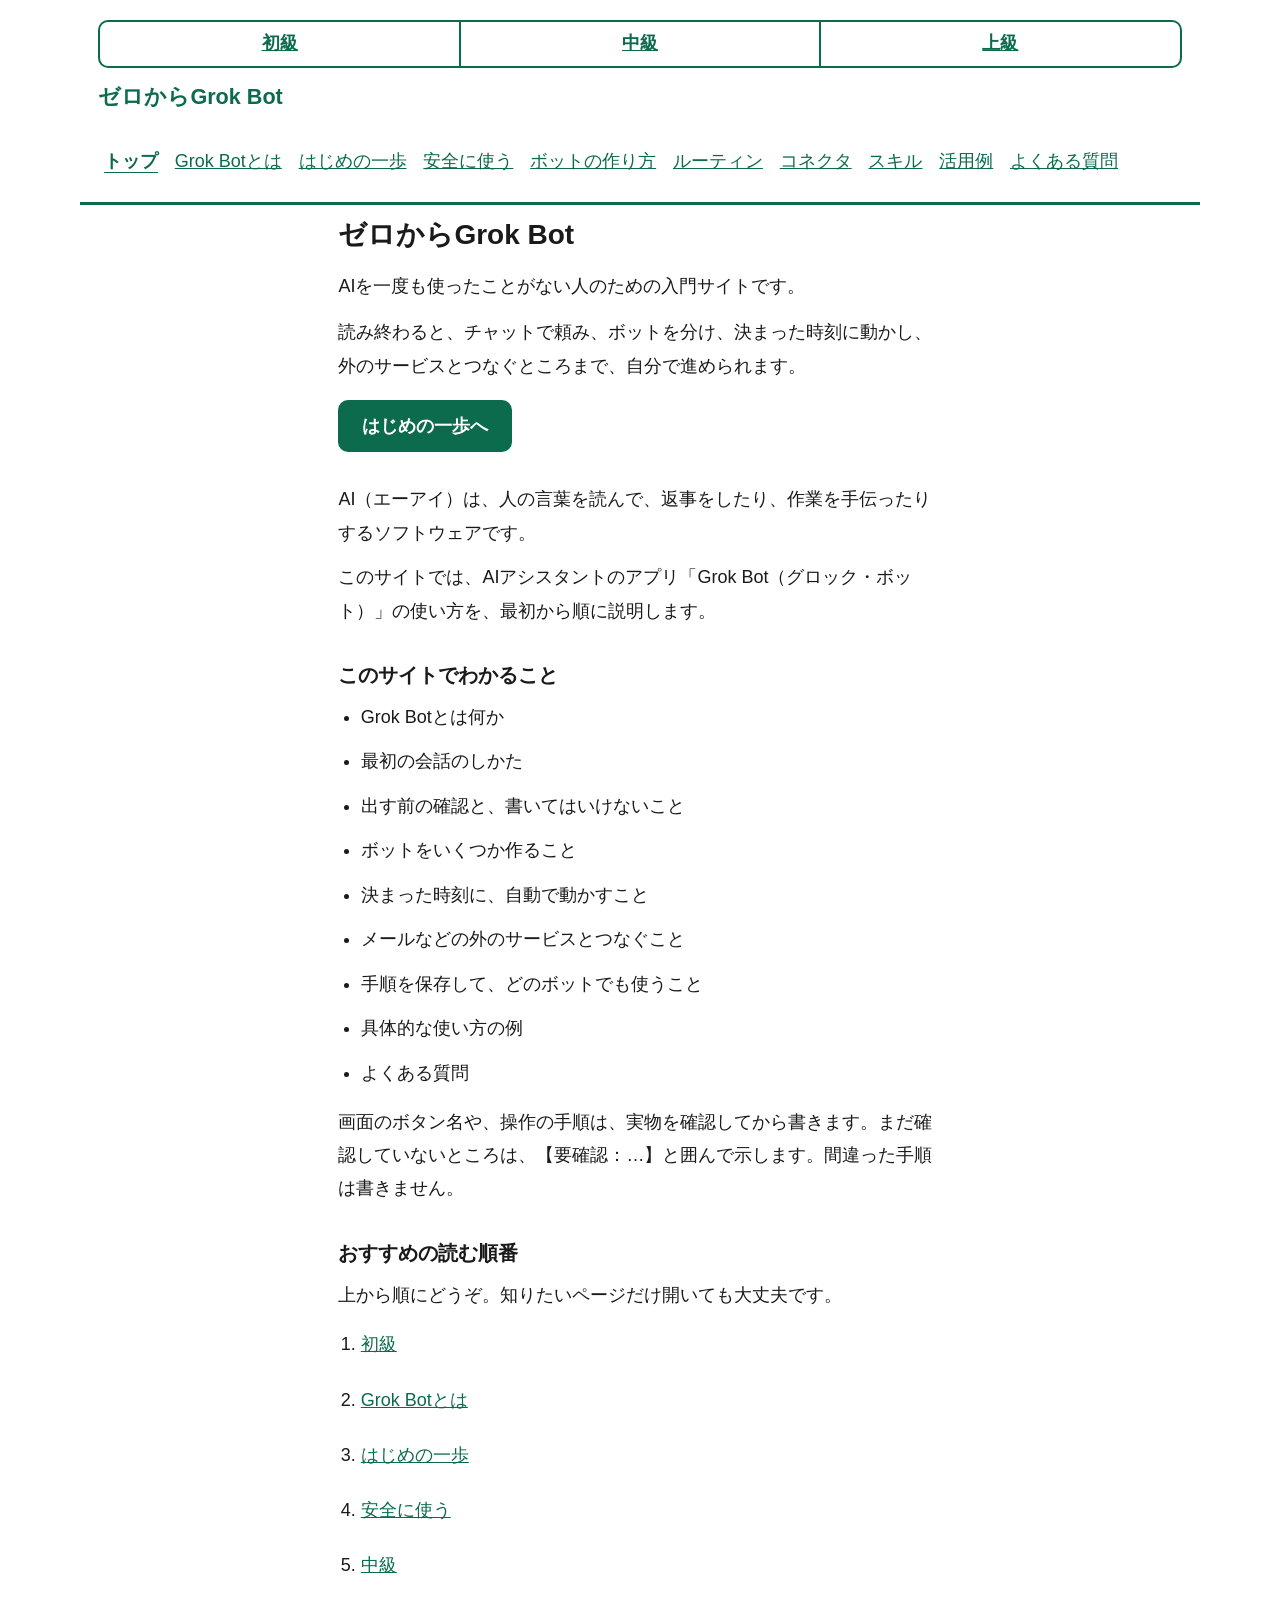
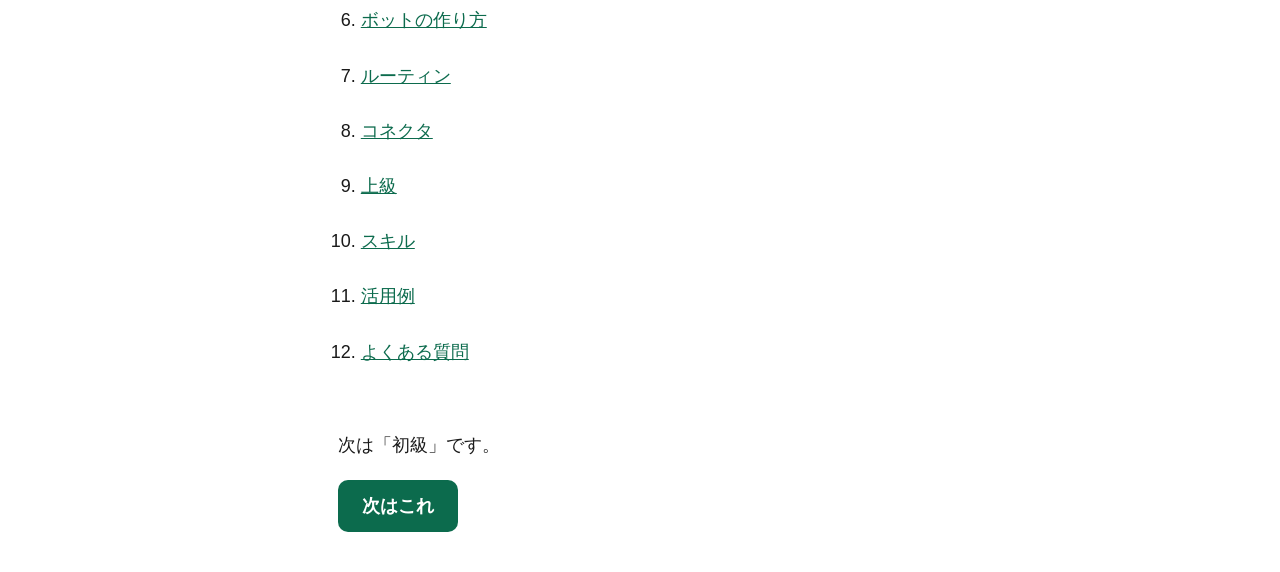
<file: index.html>
<!DOCTYPE html>
<html lang="ja">
<head>
  <meta charset="utf-8">
  <script>document.documentElement.classList.add("js");</script>
  <meta name="viewport" content="width=device-width, initial-scale=1">
  <title>ゼロからGrok Bot｜AI初心者のための使い方入門</title>
  <meta name="description" content="AIを一度も使ったことがない人へ。チャットで頼み、ボットを分け、決まった時刻に動かし、外のサービスとつなぐところまで進める入門サイトです。">
  <meta property="og:title" content="ゼロからGrok Bot｜AI初心者のための使い方入門">
  <meta property="og:description" content="AIを一度も使ったことがない人へ。チャットで頼み、ボットを分け、決まった時刻に動かし、外のサービスとつなぐところまで進める入門サイトです。">
  <meta property="og:type" content="website">
  <meta property="og:url" content="https://mokumokumokunn.github.io/zero-kara-grokbot/">
  <meta property="og:image" content="https://mokumokumokunn.github.io/zero-kara-grokbot/og-image.png">
  <meta property="og:site_name" content="ゼロからGrok Bot">
  <meta property="og:locale" content="ja_JP">
  <meta name="twitter:card" content="summary_large_image">
  <link rel="icon" href="favicon.ico" sizes="any">
  <link rel="icon" href="favicon.svg" type="image/svg+xml">
  <link rel="stylesheet" href="styles.css">
</head>
<body>
  <header class="site-header">
    <nav class="level-bar" aria-label="レベル">
      <a href="beginner.html">初級</a>
      <a href="intermediate.html">中級</a>
      <a href="advanced.html">上級</a>
    </nav>
    <p class="site-name"><a href="index.html">ゼロからGrok Bot</a></p>
    <nav class="site-nav" aria-label="ページ">
      <button type="button" class="nav-button" aria-expanded="false" aria-controls="site-nav-list">メニュー</button>
      <ul id="site-nav-list">
          <li><a href="index.html" aria-current="page">トップ</a></li>
          <li><a href="what.html">Grok Botとは</a></li>
          <li><a href="first-step.html">はじめの一歩</a></li>
          <li><a href="safety.html">安全に使う</a></li>
          <li><a href="make-bot.html">ボットの作り方</a></li>
          <li><a href="routines.html">ルーティン</a></li>
          <li><a href="connectors.html">コネクタ</a></li>
          <li><a href="skills.html">スキル</a></li>
          <li><a href="examples.html">活用例</a></li>
          <li><a href="faq.html">よくある質問</a></li>
        </ul>
    </nav>
  </header>
  <main>
    <h1>ゼロからGrok Bot</h1>
    <p>AIを一度も使ったことがない人のための入門サイトです。</p>
    <p class="hero-lead">読み終わると、チャットで頼み、ボットを分け、決まった時刻に動かし、外のサービスとつなぐところまで、自分で進められます。</p>
    <a class="next-button hero-button" href="first-step.html">はじめの一歩へ</a>
    <p>AI（エーアイ）は、人の言葉を読んで、返事をしたり、作業を手伝ったりするソフトウェアです。</p>
    <p>このサイトでは、AIアシスタントのアプリ「Grok Bot（グロック・ボット）」の使い方を、最初から順に説明します。</p>

    <h2>このサイトでわかること</h2>
    <ul>
      <li>Grok Botとは何か</li>
      <li>最初の会話のしかた</li>
      <li>出す前の確認と、書いてはいけないこと</li>
      <li>ボットをいくつか作ること</li>
      <li>決まった時刻に、自動で動かすこと</li>
      <li>メールなどの外のサービスとつなぐこと</li>
      <li>手順を保存して、どのボットでも使うこと</li>
      <li>具体的な使い方の例</li>
      <li>よくある質問</li>
    </ul>
    <p>画面のボタン名や、操作の手順は、実物を確認してから書きます。まだ確認していないところは、【要確認：…】と囲んで示します。間違った手順は書きません。</p>

    <h2>おすすめの読む順番</h2>
    <p>上から順にどうぞ。知りたいページだけ開いても大丈夫です。</p>
    <ol class="order">
      <li><a href="beginner.html">初級</a></li>
      <li><a href="what.html">Grok Botとは</a></li>
      <li><a href="first-step.html">はじめの一歩</a></li>
      <li><a href="safety.html">安全に使う</a></li>
      <li><a href="intermediate.html">中級</a></li>
      <li><a href="make-bot.html">ボットの作り方</a></li>
      <li><a href="routines.html">ルーティン</a></li>
      <li><a href="connectors.html">コネクタ</a></li>
      <li><a href="advanced.html">上級</a></li>
      <li><a href="skills.html">スキル</a></li>
      <li><a href="examples.html">活用例</a></li>
      <li><a href="faq.html">よくある質問</a></li>
    </ol>
  </main>
  <footer class="next-step">
    <p>次は「初級」です。</p>
    <a class="next-button" href="beginner.html">次はこれ</a>
  </footer>
  <script src="site.js"></script>
</body>
</html>
</file>
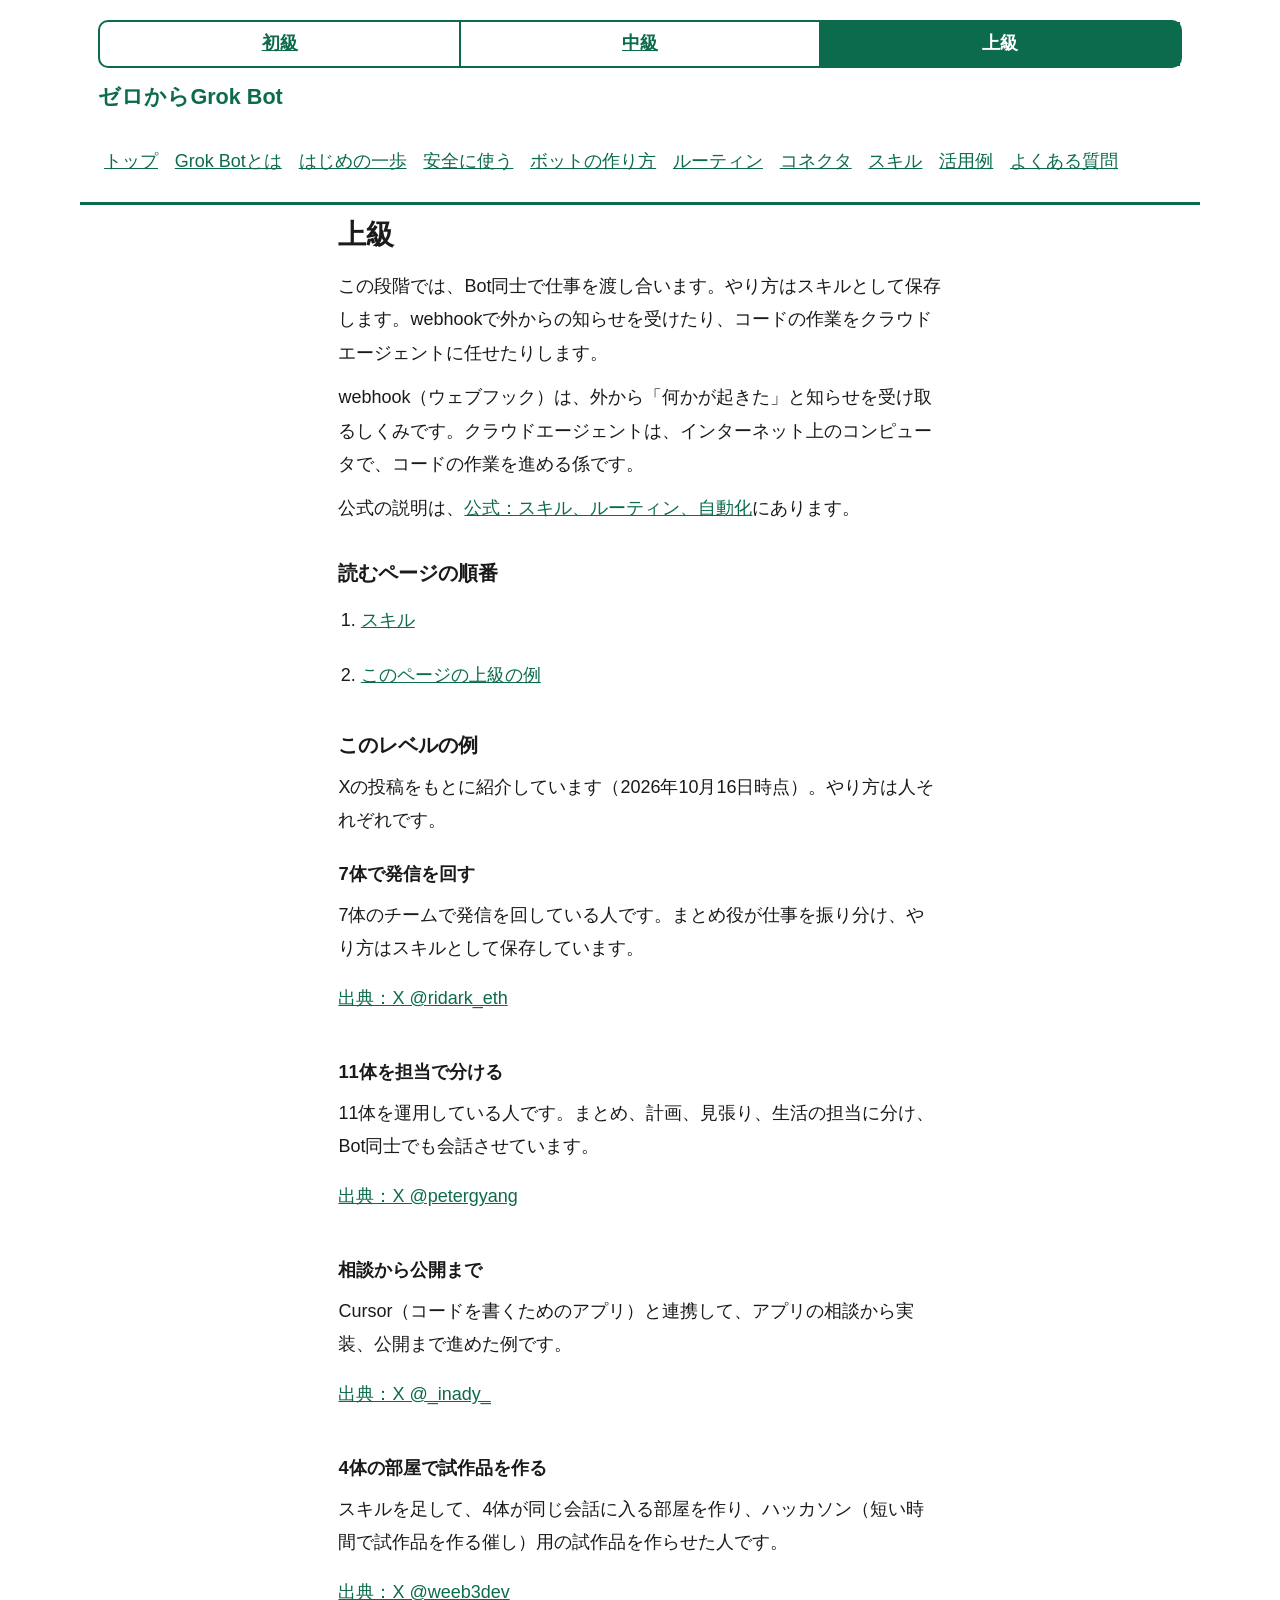
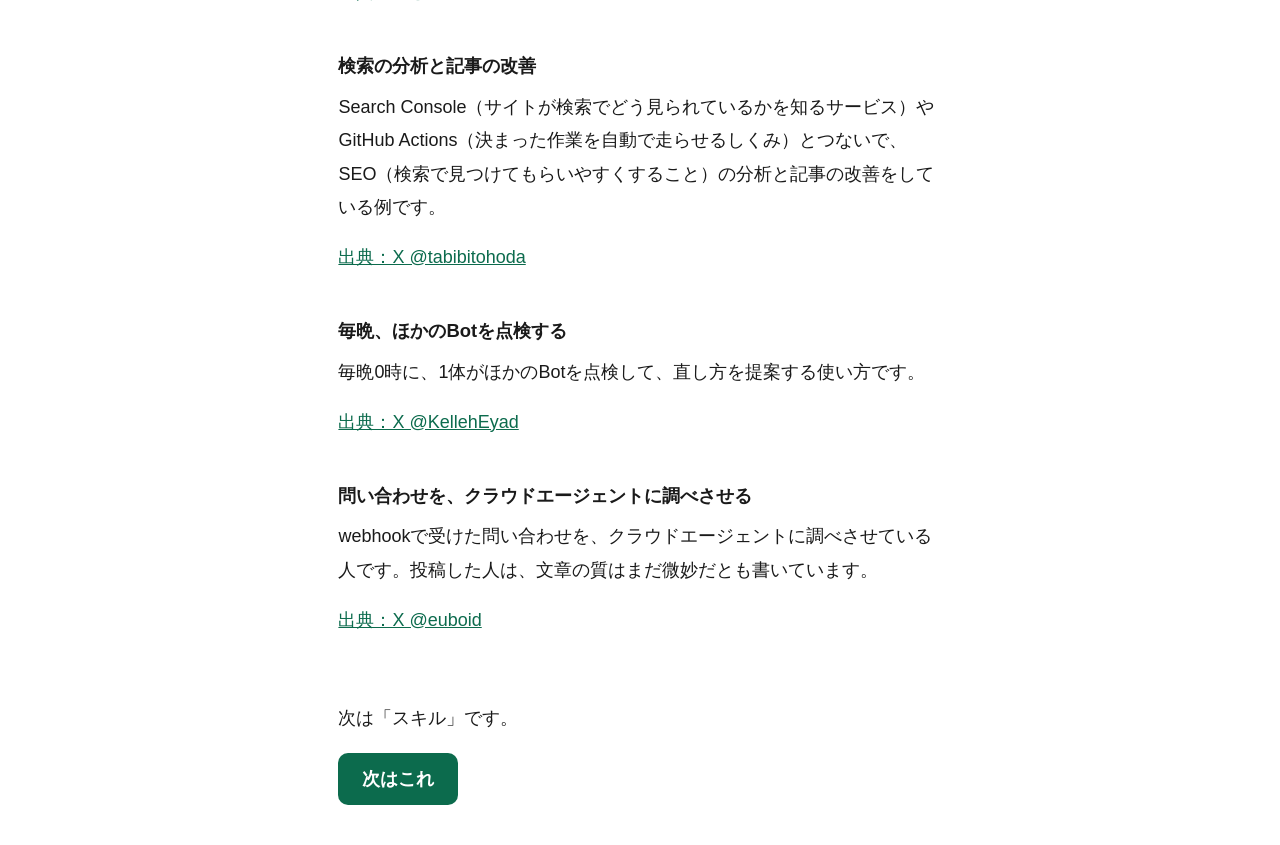
<file: advanced.html>
<!DOCTYPE html>
<html lang="ja">
<head>
  <meta charset="utf-8">
  <script>document.documentElement.classList.add("js");</script>
  <meta name="viewport" content="width=device-width, initial-scale=1">
  <title>上級｜ゼロからGrok Bot</title>
  <meta name="description" content="上級は、Bot同士で仕事を渡し合い、スキルやwebhook、コード作業やクラウドエージェントを使う段階です。">
  <meta property="og:title" content="上級｜ゼロからGrok Bot">
  <meta property="og:description" content="上級は、Bot同士で仕事を渡し合い、スキルやwebhook、コード作業やクラウドエージェントを使う段階です。">
  <meta property="og:type" content="article">
  <meta property="og:url" content="https://mokumokumokunn.github.io/zero-kara-grokbot/advanced.html">
  <meta property="og:image" content="https://mokumokumokunn.github.io/zero-kara-grokbot/og-image.png">
  <meta property="og:site_name" content="ゼロからGrok Bot">
  <meta property="og:locale" content="ja_JP">
  <meta name="twitter:card" content="summary_large_image">
  <link rel="icon" href="favicon.ico" sizes="any">
  <link rel="icon" href="favicon.svg" type="image/svg+xml">
  <link rel="stylesheet" href="styles.css">
</head>
<body>
  <header class="site-header">
    <nav class="level-bar" aria-label="レベル">
      <a href="beginner.html">初級</a>
      <a href="intermediate.html">中級</a>
      <a href="advanced.html" aria-current="page">上級</a>
    </nav>
    <p class="site-name"><a href="index.html">ゼロからGrok Bot</a></p>
    <nav class="site-nav" aria-label="ページ">
      <button type="button" class="nav-button" aria-expanded="false" aria-controls="site-nav-list">メニュー</button>
      <ul id="site-nav-list">
          <li><a href="index.html">トップ</a></li>
          <li><a href="what.html">Grok Botとは</a></li>
          <li><a href="first-step.html">はじめの一歩</a></li>
          <li><a href="safety.html">安全に使う</a></li>
          <li><a href="make-bot.html">ボットの作り方</a></li>
          <li><a href="routines.html">ルーティン</a></li>
          <li><a href="connectors.html">コネクタ</a></li>
          <li><a href="skills.html">スキル</a></li>
          <li><a href="examples.html">活用例</a></li>
          <li><a href="faq.html">よくある質問</a></li>
        </ul>
    </nav>
  </header>
  <main>
    <h1>上級</h1>
    <p>この段階では、Bot同士で仕事を渡し合います。やり方はスキルとして保存します。webhookで外からの知らせを受けたり、コードの作業をクラウドエージェントに任せたりします。</p>
    <p>webhook（ウェブフック）は、外から「何かが起きた」と知らせを受け取るしくみです。クラウドエージェントは、インターネット上のコンピュータで、コードの作業を進める係です。</p>
    <p>公式の説明は、<a href="https://docs.x.ai/grok-bot/skills-routines-and-automations" target="_blank" rel="noopener">公式：スキル、ルーティン、自動化</a>にあります。</p>

    <h2>読むページの順番</h2>
    <ol class="order">
      <li><a href="skills.html">スキル</a></li>
      <li><a href="#examples">このページの上級の例</a></li>
    </ol>

    <h2 id="examples">このレベルの例</h2>
    <p>Xの投稿をもとに紹介しています（2026年10月16日時点）。やり方は人それぞれです。</p>

    <section class="example">
      <h3>7体で発信を回す</h3>
      <p>7体のチームで発信を回している人です。まとめ役が仕事を振り分け、やり方はスキルとして保存しています。</p>
      <p><a class="source-link" href="https://x.com/ridark_eth/status/2092292504066429381" target="_blank" rel="noopener">出典：X @ridark_eth</a></p>
    </section>

    <section class="example">
      <h3>11体を担当で分ける</h3>
      <p>11体を運用している人です。まとめ、計画、見張り、生活の担当に分け、Bot同士でも会話させています。</p>
      <p><a class="source-link" href="https://x.com/petergyang/status/2099502180378296394" target="_blank" rel="noopener">出典：X @petergyang</a></p>
    </section>

    <section class="example">
      <h3>相談から公開まで</h3>
      <p>Cursor（コードを書くためのアプリ）と連携して、アプリの相談から実装、公開まで進めた例です。</p>
      <p><a class="source-link" href="https://x.com/_inady_/status/2090393758617772054" target="_blank" rel="noopener">出典：X @_inady_</a></p>
    </section>

    <section class="example">
      <h3>4体の部屋で試作品を作る</h3>
      <p>スキルを足して、4体が同じ会話に入る部屋を作り、ハッカソン（短い時間で試作品を作る催し）用の試作品を作らせた人です。</p>
      <p><a class="source-link" href="https://x.com/weeb3dev/status/2098226447831765134" target="_blank" rel="noopener">出典：X @weeb3dev</a></p>
    </section>

    <section class="example">
      <h3>検索の分析と記事の改善</h3>
      <p>Search Console（サイトが検索でどう見られているかを知るサービス）や GitHub Actions（決まった作業を自動で走らせるしくみ）とつないで、SEO（検索で見つけてもらいやすくすること）の分析と記事の改善をしている例です。</p>
      <p><a class="source-link" href="https://x.com/tabibitohoda/status/2095684390282227944" target="_blank" rel="noopener">出典：X @tabibitohoda</a></p>
    </section>

    <section class="example">
      <h3>毎晩、ほかのBotを点検する</h3>
      <p>毎晩0時に、1体がほかのBotを点検して、直し方を提案する使い方です。</p>
      <p><a class="source-link" href="https://x.com/KellehEyad/status/2108505265880371670" target="_blank" rel="noopener">出典：X @KellehEyad</a></p>
    </section>

    <section class="example">
      <h3>問い合わせを、クラウドエージェントに調べさせる</h3>
      <p>webhookで受けた問い合わせを、クラウドエージェントに調べさせている人です。投稿した人は、文章の質はまだ微妙だとも書いています。</p>
      <p><a class="source-link" href="https://x.com/euboid/status/2097306760096752002" target="_blank" rel="noopener">出典：X @euboid</a></p>
    </section>
  </main>
  <footer class="next-step">
    <p>次は「スキル」です。</p>
    <a class="next-button" href="skills.html">次はこれ</a>
  </footer>
  <script src="site.js"></script>
</body>
</html>
</file>
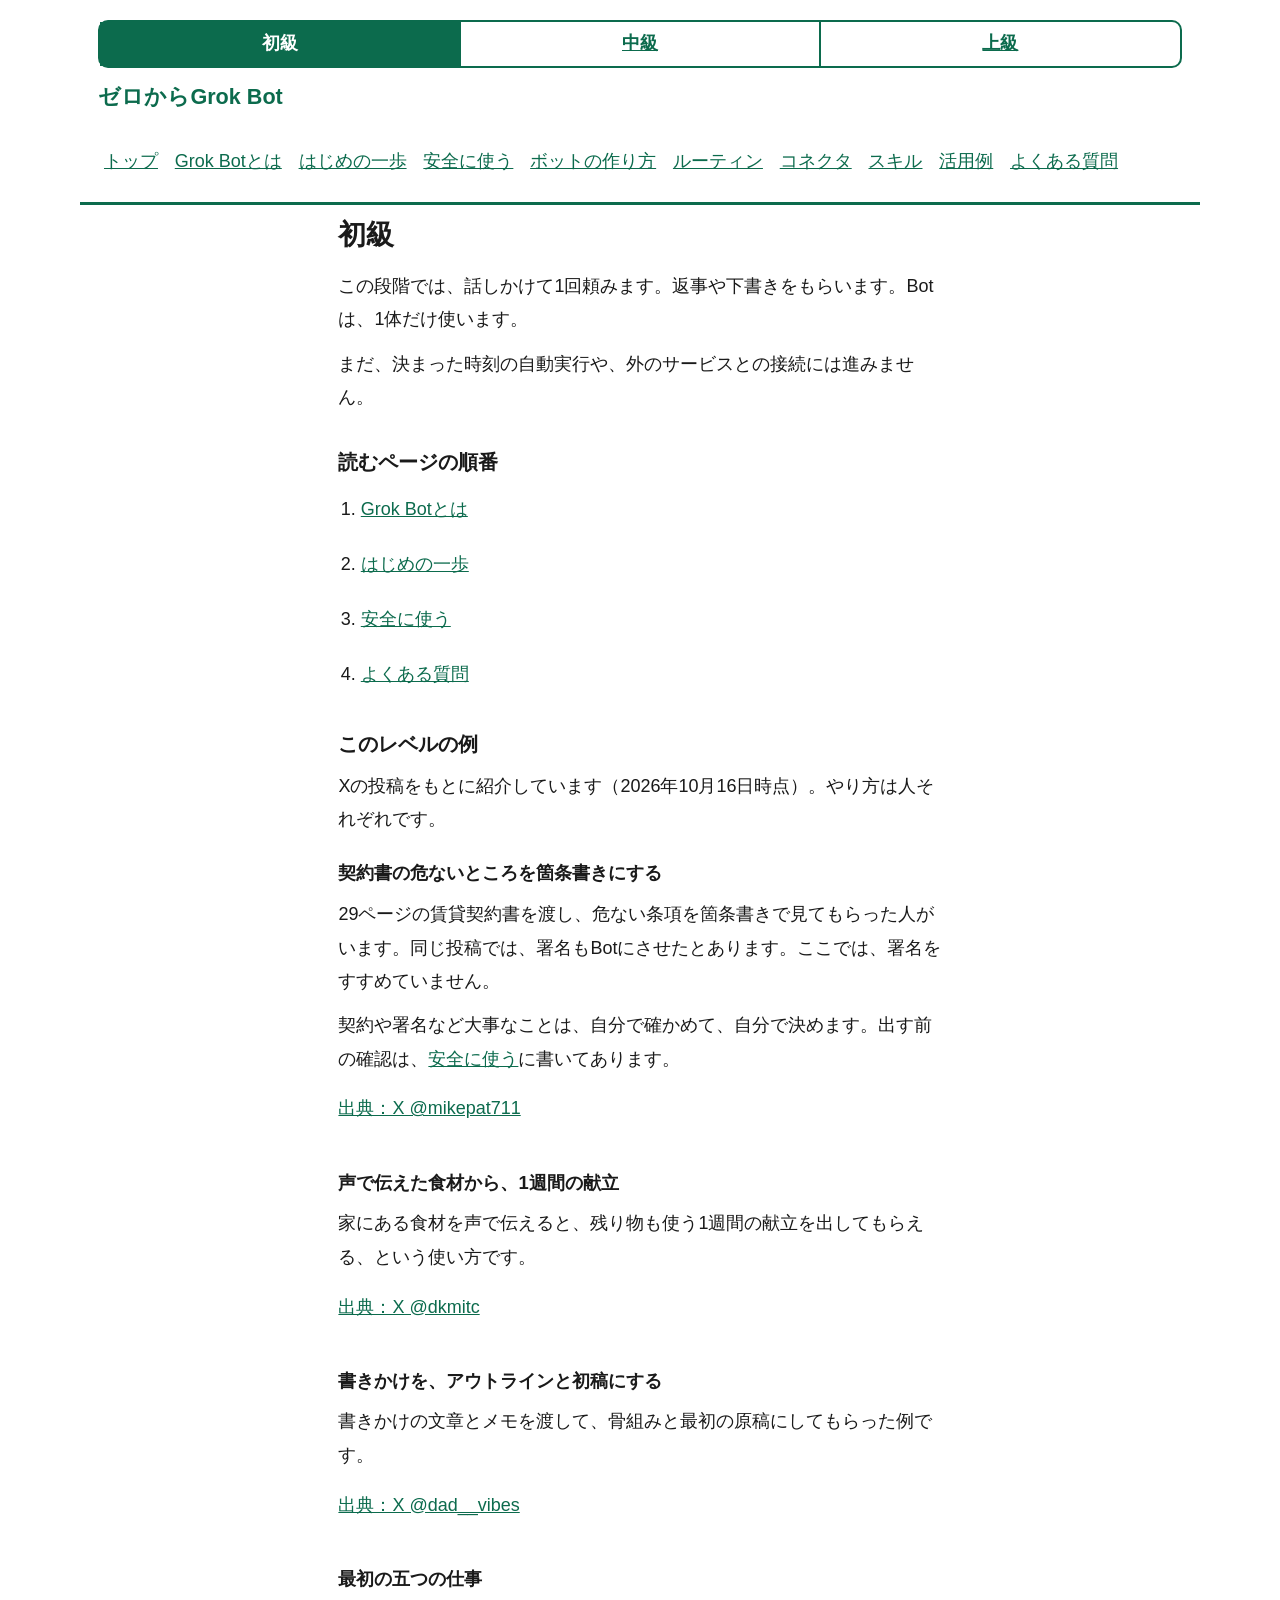
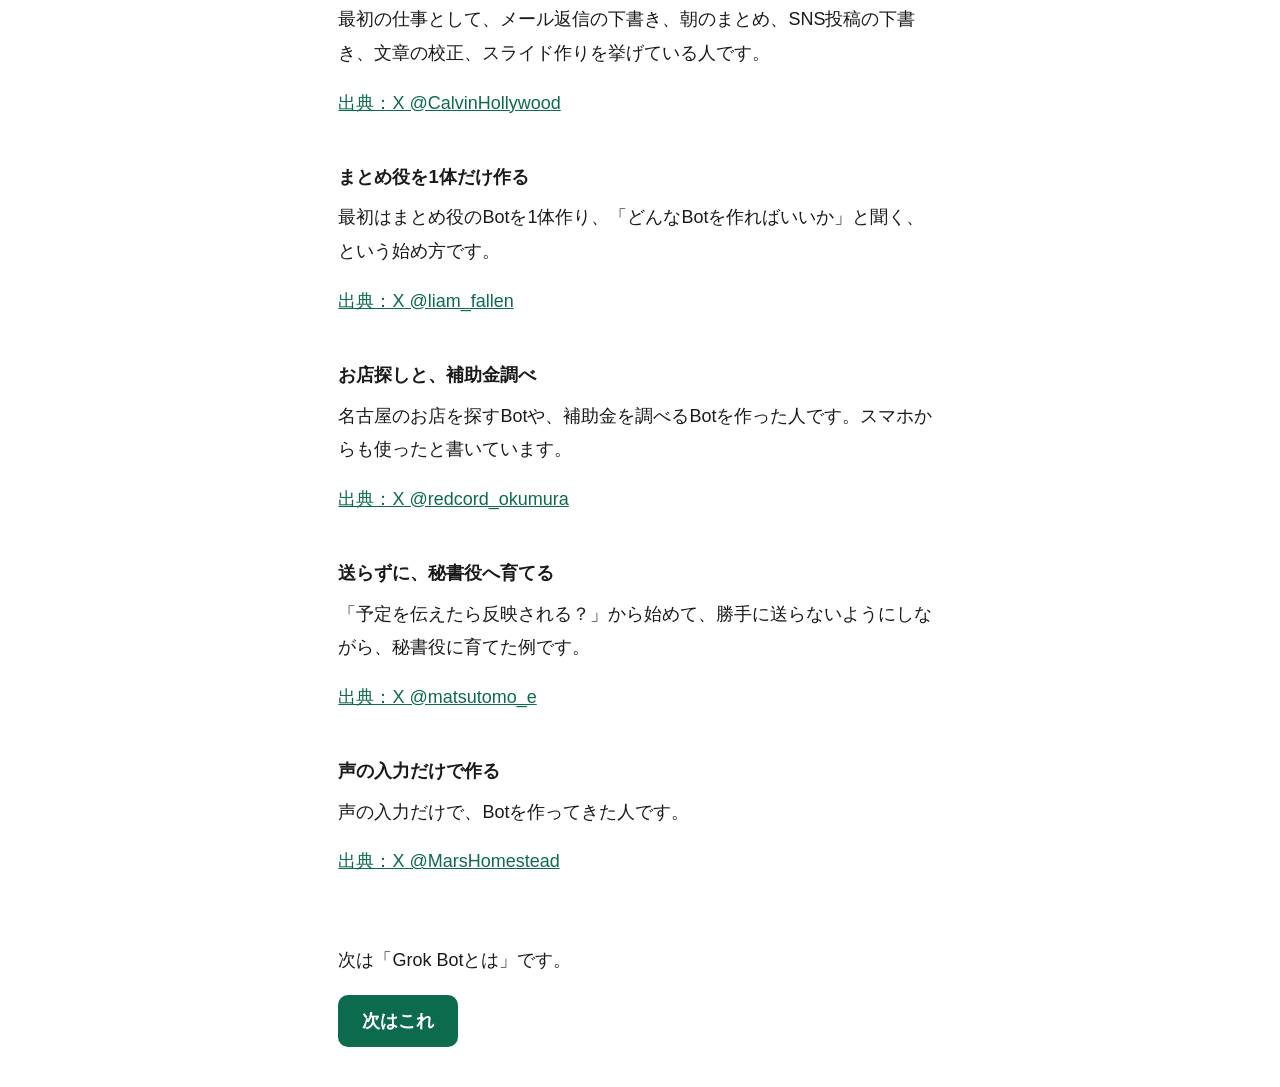
<file: beginner.html>
<!DOCTYPE html>
<html lang="ja">
<head>
  <meta charset="utf-8">
  <script>document.documentElement.classList.add("js");</script>
  <meta name="viewport" content="width=device-width, initial-scale=1">
  <title>初級｜ゼロからGrok Bot</title>
  <meta name="description" content="初級は、話しかけて1回頼み、下書きをもらい、Botを1体だけ使う段階です。読む順番と、その段階の使い方をまとめます。">
  <meta property="og:title" content="初級｜ゼロからGrok Bot">
  <meta property="og:description" content="初級は、話しかけて1回頼み、下書きをもらい、Botを1体だけ使う段階です。読む順番と、その段階の使い方をまとめます。">
  <meta property="og:type" content="article">
  <meta property="og:url" content="https://mokumokumokunn.github.io/zero-kara-grokbot/beginner.html">
  <meta property="og:image" content="https://mokumokumokunn.github.io/zero-kara-grokbot/og-image.png">
  <meta property="og:site_name" content="ゼロからGrok Bot">
  <meta property="og:locale" content="ja_JP">
  <meta name="twitter:card" content="summary_large_image">
  <link rel="icon" href="favicon.ico" sizes="any">
  <link rel="icon" href="favicon.svg" type="image/svg+xml">
  <link rel="stylesheet" href="styles.css">
</head>
<body>
  <header class="site-header">
    <nav class="level-bar" aria-label="レベル">
      <a href="beginner.html" aria-current="page">初級</a>
      <a href="intermediate.html">中級</a>
      <a href="advanced.html">上級</a>
    </nav>
    <p class="site-name"><a href="index.html">ゼロからGrok Bot</a></p>
    <nav class="site-nav" aria-label="ページ">
      <button type="button" class="nav-button" aria-expanded="false" aria-controls="site-nav-list">メニュー</button>
      <ul id="site-nav-list">
          <li><a href="index.html">トップ</a></li>
          <li><a href="what.html">Grok Botとは</a></li>
          <li><a href="first-step.html">はじめの一歩</a></li>
          <li><a href="safety.html">安全に使う</a></li>
          <li><a href="make-bot.html">ボットの作り方</a></li>
          <li><a href="routines.html">ルーティン</a></li>
          <li><a href="connectors.html">コネクタ</a></li>
          <li><a href="skills.html">スキル</a></li>
          <li><a href="examples.html">活用例</a></li>
          <li><a href="faq.html">よくある質問</a></li>
        </ul>
    </nav>
  </header>
  <main>
    <h1>初級</h1>
    <p>この段階では、話しかけて1回頼みます。返事や下書きをもらいます。Botは、1体だけ使います。</p>
    <p>まだ、決まった時刻の自動実行や、外のサービスとの接続には進みません。</p>

    <h2>読むページの順番</h2>
    <ol class="order">
      <li><a href="what.html">Grok Botとは</a></li>
      <li><a href="first-step.html">はじめの一歩</a></li>
      <li><a href="safety.html">安全に使う</a></li>
      <li><a href="faq.html">よくある質問</a></li>
    </ol>

    <h2 id="examples">このレベルの例</h2>
    <p>Xの投稿をもとに紹介しています（2026年10月16日時点）。やり方は人それぞれです。</p>

    <section class="example">
      <h3>契約書の危ないところを箇条書きにする</h3>
      <p>29ページの賃貸契約書を渡し、危ない条項を箇条書きで見てもらった人がいます。同じ投稿では、署名もBotにさせたとあります。ここでは、署名をすすめていません。</p>
      <p>契約や署名など大事なことは、自分で確かめて、自分で決めます。出す前の確認は、<a href="safety.html">安全に使う</a>に書いてあります。</p>
      <p><a class="source-link" href="https://x.com/mikepat711/status/2098504620289245367" target="_blank" rel="noopener">出典：X @mikepat711</a></p>
    </section>

    <section class="example">
      <h3>声で伝えた食材から、1週間の献立</h3>
      <p>家にある食材を声で伝えると、残り物も使う1週間の献立を出してもらえる、という使い方です。</p>
      <p><a class="source-link" href="https://x.com/dkmitc/status/2109402706116858172" target="_blank" rel="noopener">出典：X @dkmitc</a></p>
    </section>

    <section class="example">
      <h3>書きかけを、アウトラインと初稿にする</h3>
      <p>書きかけの文章とメモを渡して、骨組みと最初の原稿にしてもらった例です。</p>
      <p><a class="source-link" href="https://x.com/dad__vibes/status/2101343330655162873" target="_blank" rel="noopener">出典：X @dad__vibes</a></p>
    </section>

    <section class="example">
      <h3>最初の五つの仕事</h3>
      <p>最初の仕事として、メール返信の下書き、朝のまとめ、SNS投稿の下書き、文章の校正、スライド作りを挙げている人です。</p>
      <p><a class="source-link" href="https://x.com/CalvinHollywood/status/2110747764028043443" target="_blank" rel="noopener">出典：X @CalvinHollywood</a></p>
    </section>

    <section class="example">
      <h3>まとめ役を1体だけ作る</h3>
      <p>最初はまとめ役のBotを1体作り、「どんなBotを作ればいいか」と聞く、という始め方です。</p>
      <p><a class="source-link" href="https://x.com/liam_fallen/status/2089711701331489260" target="_blank" rel="noopener">出典：X @liam_fallen</a></p>
    </section>

    <section class="example">
      <h3>お店探しと、補助金調べ</h3>
      <p>名古屋のお店を探すBotや、補助金を調べるBotを作った人です。スマホからも使ったと書いています。</p>
      <p><a class="source-link" href="https://x.com/redcord_okumura/status/2098626769838629336" target="_blank" rel="noopener">出典：X @redcord_okumura</a></p>
    </section>

    <section class="example">
      <h3>送らずに、秘書役へ育てる</h3>
      <p>「予定を伝えたら反映される？」から始めて、勝手に送らないようにしながら、秘書役に育てた例です。</p>
      <p><a class="source-link" href="https://x.com/matsutomo_e/status/2101969684736446717" target="_blank" rel="noopener">出典：X @matsutomo_e</a></p>
    </section>

    <section class="example">
      <h3>声の入力だけで作る</h3>
      <p>声の入力だけで、Botを作ってきた人です。</p>
      <p><a class="source-link" href="https://x.com/MarsHomestead/status/2100710208016388236" target="_blank" rel="noopener">出典：X @MarsHomestead</a></p>
    </section>
  </main>
  <footer class="next-step">
    <p>次は「Grok Botとは」です。</p>
    <a class="next-button" href="what.html">次はこれ</a>
  </footer>
  <script src="site.js"></script>
</body>
</html>
</file>
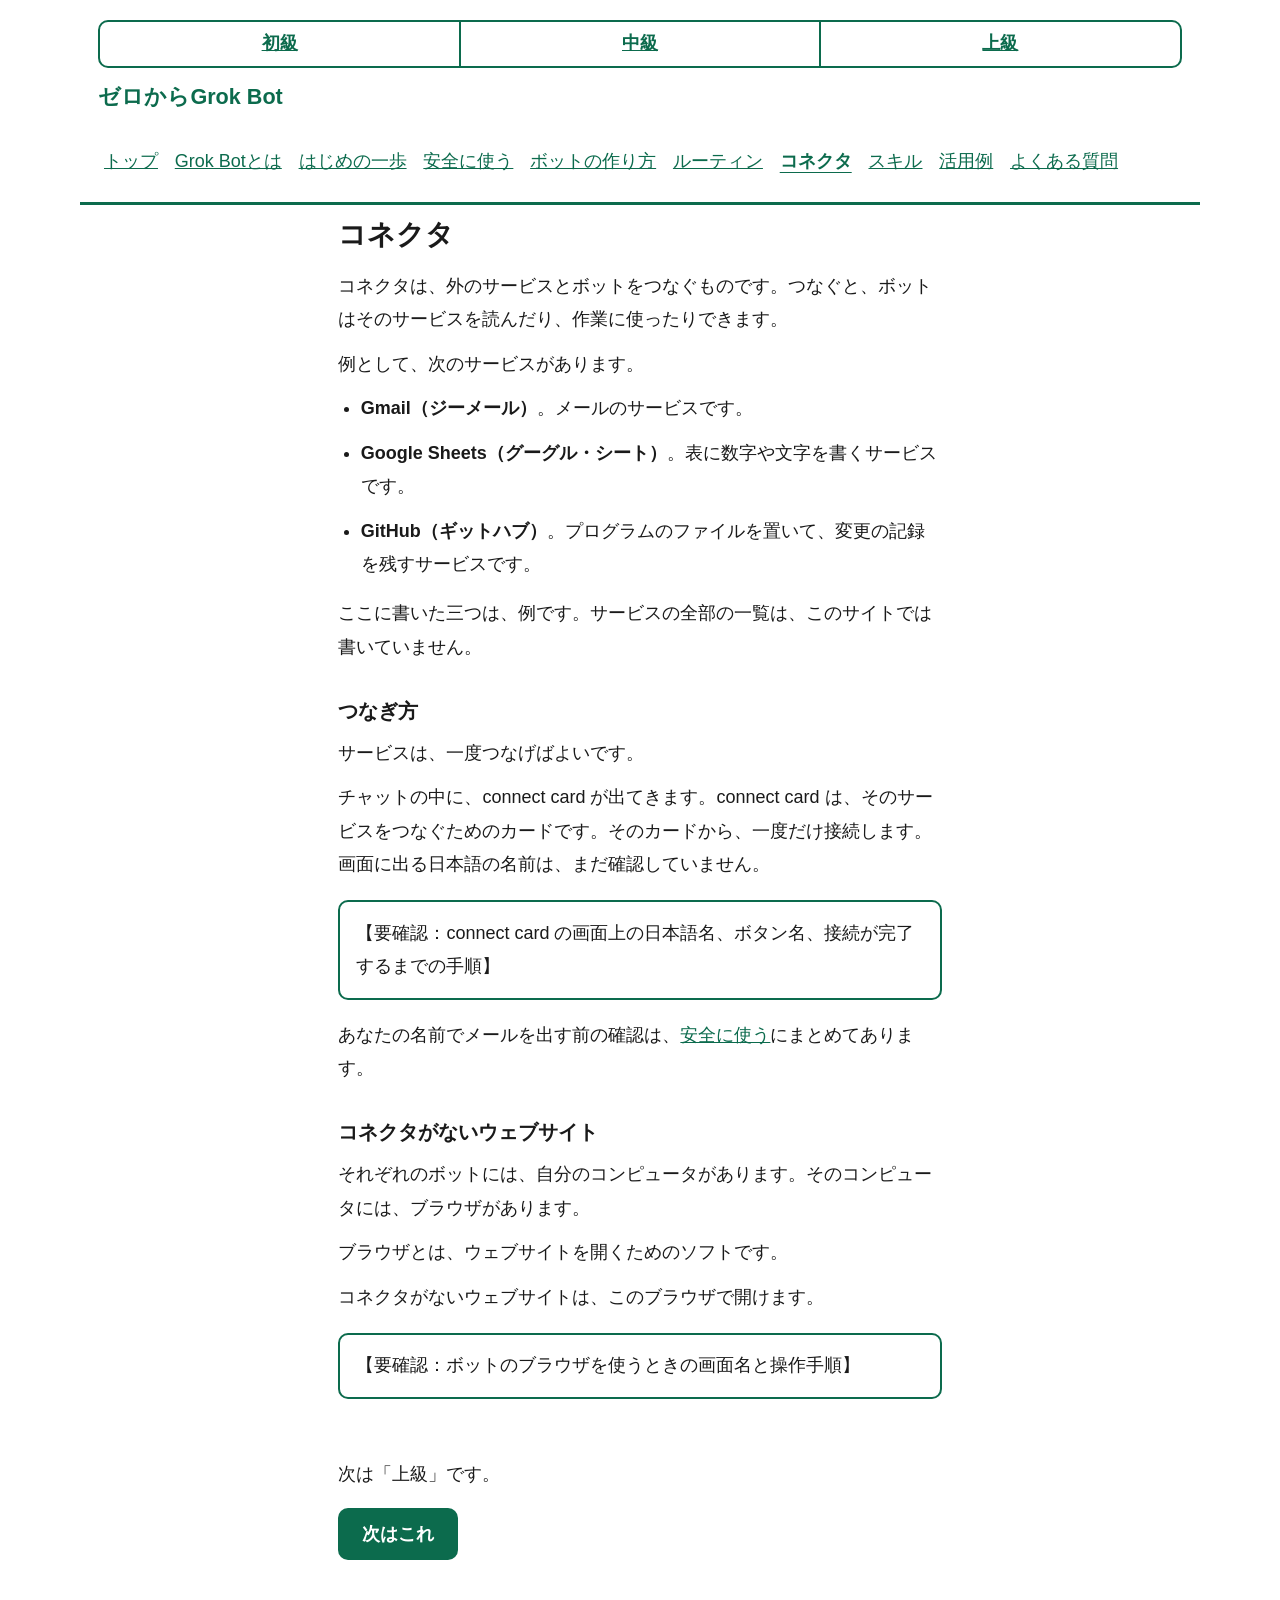
<file: connectors.html>
<!DOCTYPE html>
<html lang="ja">
<head>
  <meta charset="utf-8">
  <script>document.documentElement.classList.add("js");</script>
  <meta name="viewport" content="width=device-width, initial-scale=1">
  <title>コネクタ｜ゼロからGrok Bot</title>
  <meta name="description" content="外のサービスとボットをつなぐコネクタと、コネクタがないウェブサイト用のブラウザの説明です。">
  <meta property="og:title" content="コネクタ｜ゼロからGrok Bot">
  <meta property="og:description" content="外のサービスとボットをつなぐコネクタと、コネクタがないウェブサイト用のブラウザの説明です。">
  <meta property="og:type" content="article">
  <meta property="og:url" content="https://mokumokumokunn.github.io/zero-kara-grokbot/connectors.html">
  <meta property="og:image" content="https://mokumokumokunn.github.io/zero-kara-grokbot/og-image.png">
  <meta property="og:site_name" content="ゼロからGrok Bot">
  <meta property="og:locale" content="ja_JP">
  <meta name="twitter:card" content="summary_large_image">
  <link rel="icon" href="favicon.ico" sizes="any">
  <link rel="icon" href="favicon.svg" type="image/svg+xml">
  <link rel="stylesheet" href="styles.css">
</head>
<body>
  <header class="site-header">
    <nav class="level-bar" aria-label="レベル">
      <a href="beginner.html">初級</a>
      <a href="intermediate.html">中級</a>
      <a href="advanced.html">上級</a>
    </nav>
    <p class="site-name"><a href="index.html">ゼロからGrok Bot</a></p>
    <nav class="site-nav" aria-label="ページ">
      <button type="button" class="nav-button" aria-expanded="false" aria-controls="site-nav-list">メニュー</button>
      <ul id="site-nav-list">
          <li><a href="index.html">トップ</a></li>
          <li><a href="what.html">Grok Botとは</a></li>
          <li><a href="first-step.html">はじめの一歩</a></li>
          <li><a href="safety.html">安全に使う</a></li>
          <li><a href="make-bot.html">ボットの作り方</a></li>
          <li><a href="routines.html">ルーティン</a></li>
          <li><a href="connectors.html" aria-current="page">コネクタ</a></li>
          <li><a href="skills.html">スキル</a></li>
          <li><a href="examples.html">活用例</a></li>
          <li><a href="faq.html">よくある質問</a></li>
        </ul>
    </nav>
  </header>
  <main>
    <h1>コネクタ</h1>
    <p>コネクタは、外のサービスとボットをつなぐものです。つなぐと、ボットはそのサービスを読んだり、作業に使ったりできます。</p>
    <p>例として、次のサービスがあります。</p>
    <ul>
      <li><strong>Gmail（ジーメール）</strong>。メールのサービスです。</li>
      <li><strong>Google Sheets（グーグル・シート）</strong>。表に数字や文字を書くサービスです。</li>
      <li><strong>GitHub（ギットハブ）</strong>。プログラムのファイルを置いて、変更の記録を残すサービスです。</li>
    </ul>
    <p>ここに書いた三つは、例です。サービスの全部の一覧は、このサイトでは書いていません。</p>

    <h2>つなぎ方</h2>
    <p>サービスは、一度つなげばよいです。</p>
    <p>チャットの中に、connect card が出てきます。connect card は、そのサービスをつなぐためのカードです。そのカードから、一度だけ接続します。画面に出る日本語の名前は、まだ確認していません。</p>
    <p class="confirm">【要確認：connect card の画面上の日本語名、ボタン名、接続が完了するまでの手順】</p>
    <p>あなたの名前でメールを出す前の確認は、<a href="safety.html">安全に使う</a>にまとめてあります。</p>

    <h2>コネクタがないウェブサイト</h2>
    <p>それぞれのボットには、自分のコンピュータがあります。そのコンピュータには、ブラウザがあります。</p>
    <p>ブラウザとは、ウェブサイトを開くためのソフトです。</p>
    <p>コネクタがないウェブサイトは、このブラウザで開けます。</p>
    <p class="confirm">【要確認：ボットのブラウザを使うときの画面名と操作手順】</p>
  </main>
  <footer class="next-step">
    <p>次は「上級」です。</p>
    <a class="next-button" href="advanced.html">次はこれ</a>
  </footer>
  <script src="site.js"></script>
</body>
</html>
</file>
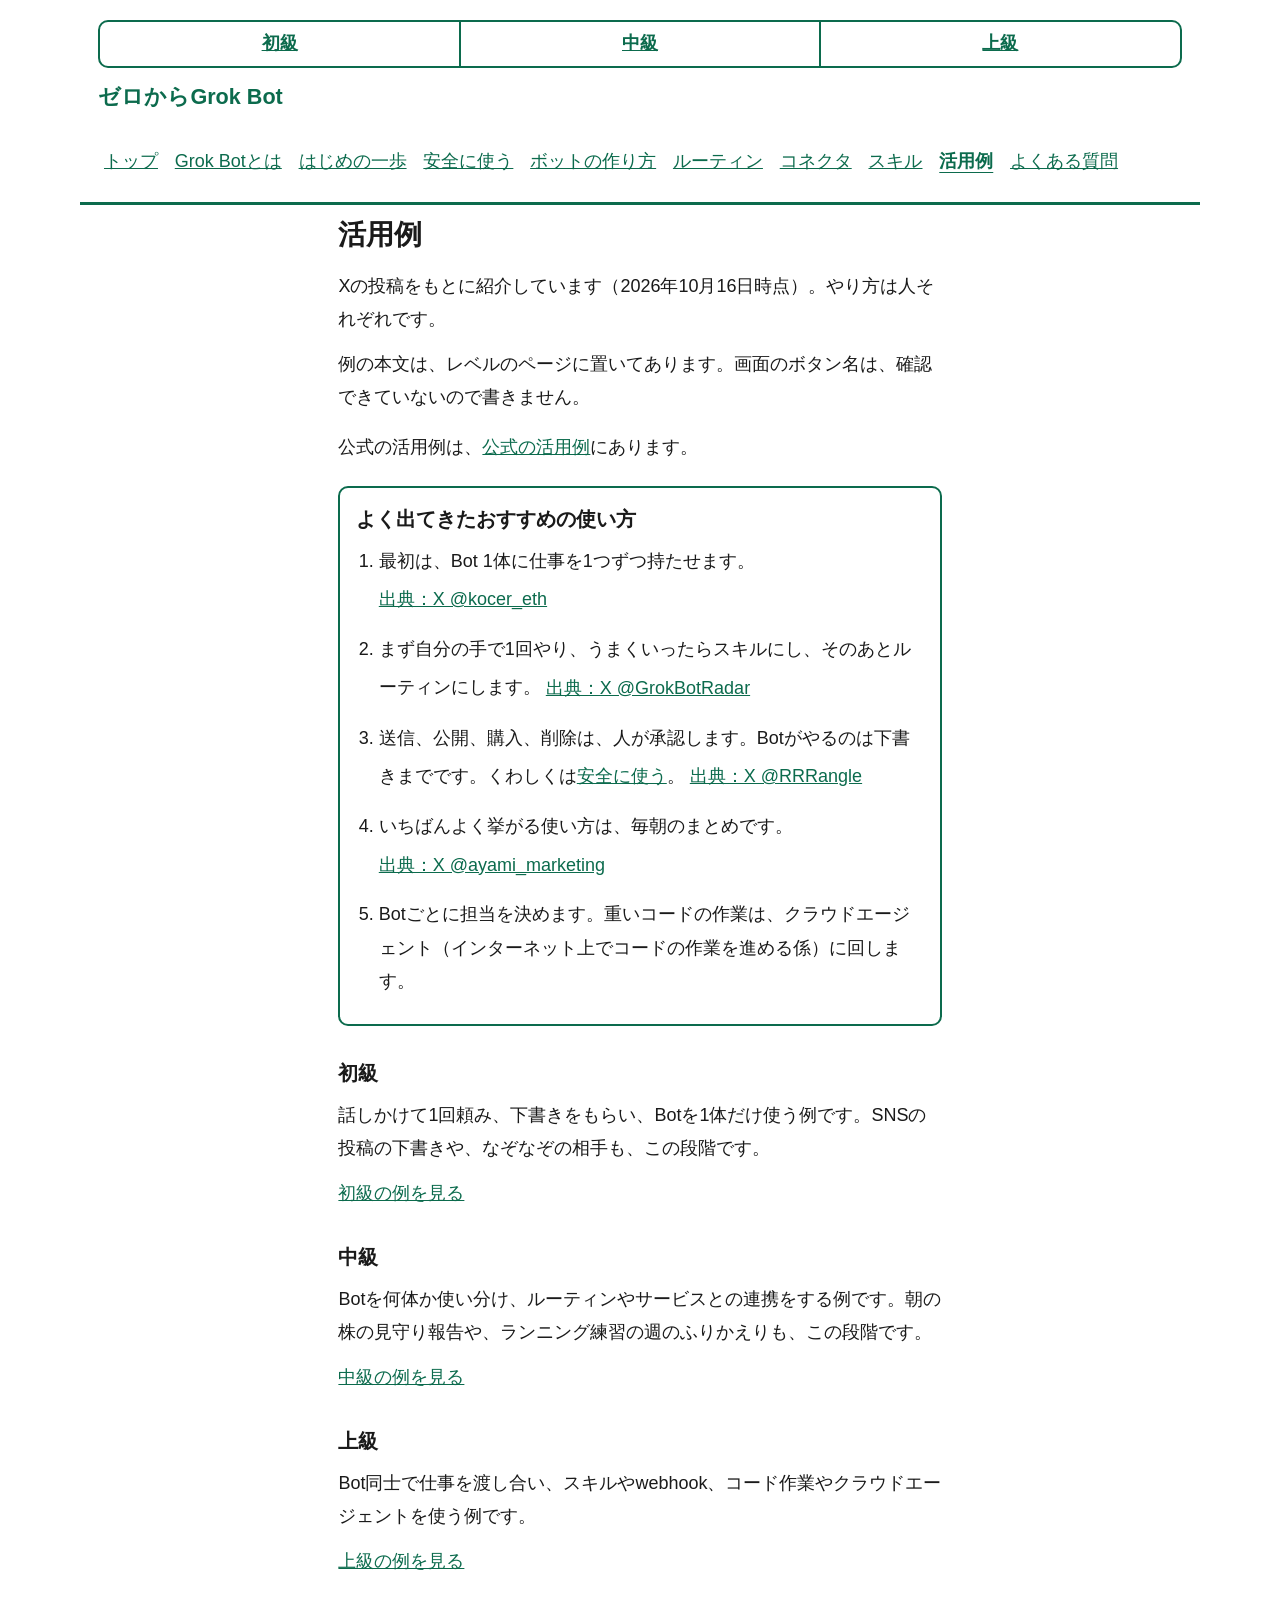
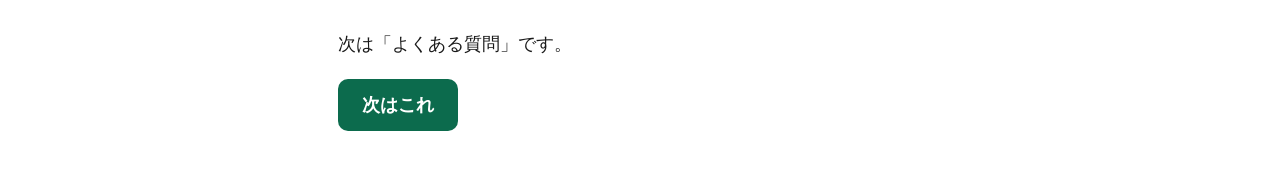
<file: examples.html>
<!DOCTYPE html>
<html lang="ja">
<head>
  <meta charset="utf-8">
  <script>document.documentElement.classList.add("js");</script>
  <meta name="viewport" content="width=device-width, initial-scale=1">
  <title>活用例｜ゼロからGrok Bot</title>
  <meta name="description" content="初級、中級、上級の使い方への入口です。Xの投稿をもとにした例と、よく出てきたすすめをまとめています。">
  <meta property="og:title" content="活用例｜ゼロからGrok Bot">
  <meta property="og:description" content="初級、中級、上級の使い方への入口です。Xの投稿をもとにした例と、よく出てきたすすめをまとめています。">
  <meta property="og:type" content="article">
  <meta property="og:url" content="https://mokumokumokunn.github.io/zero-kara-grokbot/examples.html">
  <meta property="og:image" content="https://mokumokumokunn.github.io/zero-kara-grokbot/og-image.png">
  <meta property="og:site_name" content="ゼロからGrok Bot">
  <meta property="og:locale" content="ja_JP">
  <meta name="twitter:card" content="summary_large_image">
  <link rel="icon" href="favicon.ico" sizes="any">
  <link rel="icon" href="favicon.svg" type="image/svg+xml">
  <link rel="stylesheet" href="styles.css">
</head>
<body>
  <header class="site-header">
    <nav class="level-bar" aria-label="レベル">
      <a href="beginner.html">初級</a>
      <a href="intermediate.html">中級</a>
      <a href="advanced.html">上級</a>
    </nav>
    <p class="site-name"><a href="index.html">ゼロからGrok Bot</a></p>
    <nav class="site-nav" aria-label="ページ">
      <button type="button" class="nav-button" aria-expanded="false" aria-controls="site-nav-list">メニュー</button>
      <ul id="site-nav-list">
          <li><a href="index.html">トップ</a></li>
          <li><a href="what.html">Grok Botとは</a></li>
          <li><a href="first-step.html">はじめの一歩</a></li>
          <li><a href="safety.html">安全に使う</a></li>
          <li><a href="make-bot.html">ボットの作り方</a></li>
          <li><a href="routines.html">ルーティン</a></li>
          <li><a href="connectors.html">コネクタ</a></li>
          <li><a href="skills.html">スキル</a></li>
          <li><a href="examples.html" aria-current="page">活用例</a></li>
          <li><a href="faq.html">よくある質問</a></li>
        </ul>
    </nav>
  </header>
  <main>
    <h1>活用例</h1>
    <p>Xの投稿をもとに紹介しています（2026年10月16日時点）。やり方は人それぞれです。</p>
    <p>例の本文は、レベルのページに置いてあります。画面のボタン名は、確認できていないので書きません。</p>
    <p>公式の活用例は、<a class="source-link" href="https://docs.x.ai/grok-bot/use-cases" target="_blank" rel="noopener">公式の活用例</a>にあります。</p>

    <section class="tips">
      <h2>よく出てきたおすすめの使い方</h2>
      <ol>
        <li>
          最初は、Bot 1体に仕事を1つずつ持たせます。
          <a class="source-link" href="https://x.com/kocer_eth/status/2106010809855807681" target="_blank" rel="noopener">出典：X @kocer_eth</a>
        </li>
        <li>
          まず自分の手で1回やり、うまくいったらスキルにし、そのあとルーティンにします。
          <a class="source-link" href="https://x.com/GrokBotRadar/status/2104304589797556457" target="_blank" rel="noopener">出典：X @GrokBotRadar</a>
        </li>
        <li>
          送信、公開、購入、削除は、人が承認します。Botがやるのは下書きまでです。くわしくは<a href="safety.html">安全に使う</a>。
          <a class="source-link" href="https://x.com/RRRangle/status/2102119255609065640" target="_blank" rel="noopener">出典：X @RRRangle</a>
        </li>
        <li>
          いちばんよく挙がる使い方は、毎朝のまとめです。
          <a class="source-link" href="https://x.com/ayami_marketing/status/2110753845852926197" target="_blank" rel="noopener">出典：X @ayami_marketing</a>
        </li>
        <li>Botごとに担当を決めます。重いコードの作業は、クラウドエージェント（インターネット上でコードの作業を進める係）に回します。</li>
      </ol>
    </section>

    <h2>初級</h2>
    <p>話しかけて1回頼み、下書きをもらい、Botを1体だけ使う例です。SNSの投稿の下書きや、なぞなぞの相手も、この段階です。</p>
    <p><a href="beginner.html#examples">初級の例を見る</a></p>

    <h2>中級</h2>
    <p>Botを何体か使い分け、ルーティンやサービスとの連携をする例です。朝の株の見守り報告や、ランニング練習の週のふりかえりも、この段階です。</p>
    <p><a href="intermediate.html#examples">中級の例を見る</a></p>

    <h2>上級</h2>
    <p>Bot同士で仕事を渡し合い、スキルやwebhook、コード作業やクラウドエージェントを使う例です。</p>
    <p><a href="advanced.html#examples">上級の例を見る</a></p>
  </main>
  <footer class="next-step">
    <p>次は「よくある質問」です。</p>
    <a class="next-button" href="faq.html">次はこれ</a>
  </footer>
  <script src="site.js"></script>
</body>
</html>
</file>
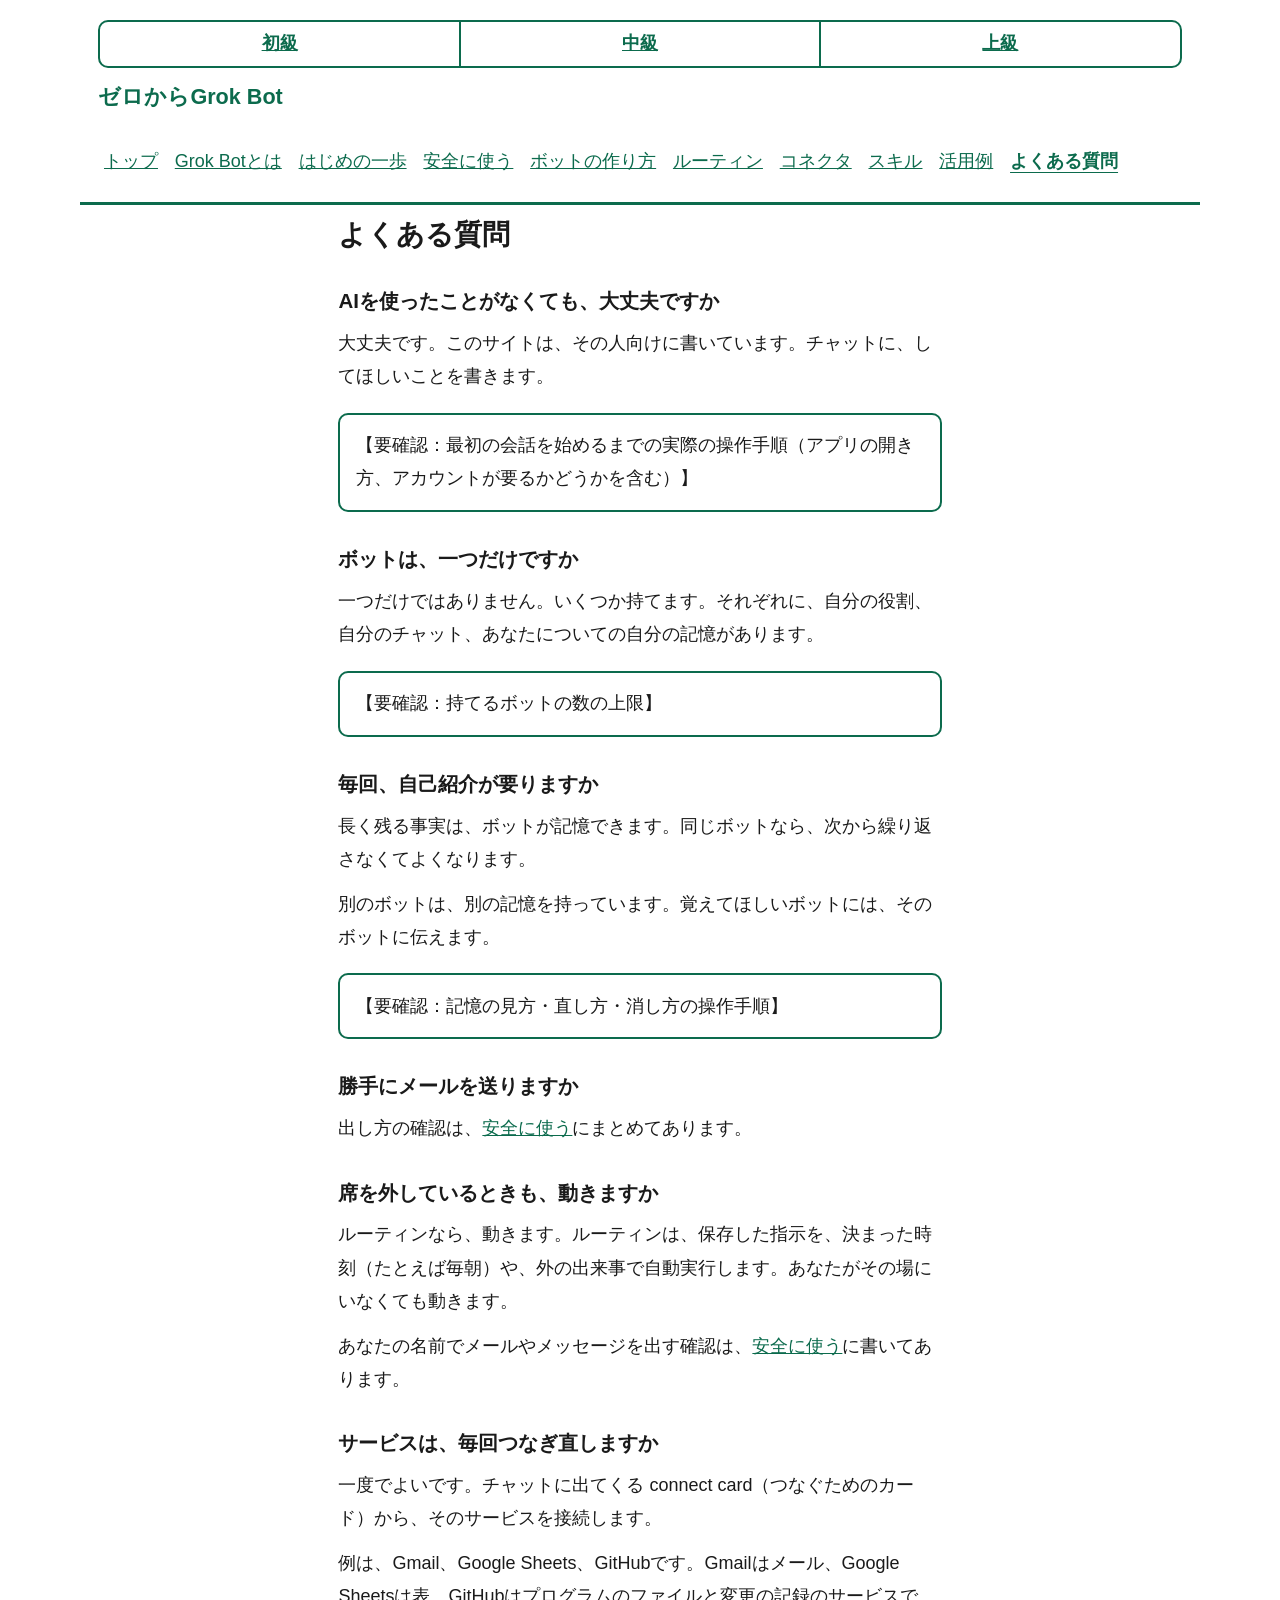
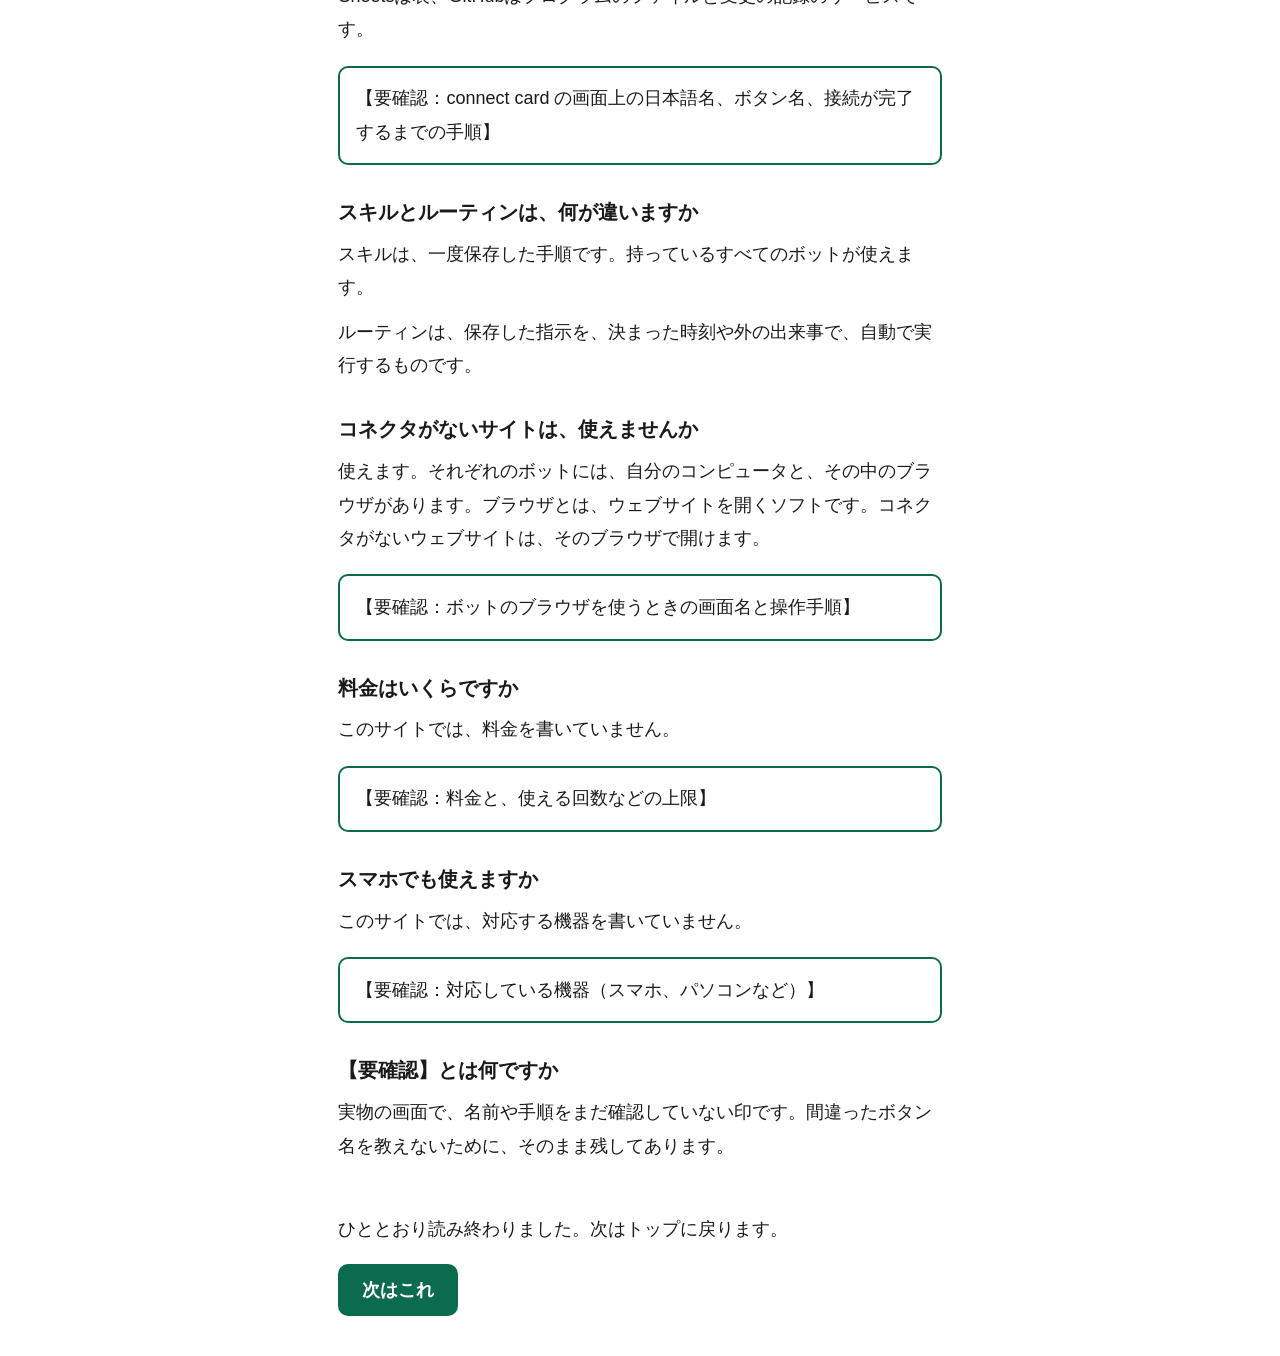
<file: faq.html>
<!DOCTYPE html>
<html lang="ja">
<head>
  <meta charset="utf-8">
  <script>document.documentElement.classList.add("js");</script>
  <meta name="viewport" content="width=device-width, initial-scale=1">
  <title>よくある質問｜ゼロからGrok Bot</title>
  <meta name="description" content="はじめての人からよく出る質問です。画面の操作で未確認のところは、【要確認】のまま残しています。">
  <meta property="og:title" content="よくある質問｜ゼロからGrok Bot">
  <meta property="og:description" content="はじめての人からよく出る質問です。画面の操作で未確認のところは、【要確認】のまま残しています。">
  <meta property="og:type" content="article">
  <meta property="og:url" content="https://mokumokumokunn.github.io/zero-kara-grokbot/faq.html">
  <meta property="og:image" content="https://mokumokumokunn.github.io/zero-kara-grokbot/og-image.png">
  <meta property="og:site_name" content="ゼロからGrok Bot">
  <meta property="og:locale" content="ja_JP">
  <meta name="twitter:card" content="summary_large_image">
  <link rel="icon" href="favicon.ico" sizes="any">
  <link rel="icon" href="favicon.svg" type="image/svg+xml">
  <link rel="stylesheet" href="styles.css">
</head>
<body>
  <header class="site-header">
    <nav class="level-bar" aria-label="レベル">
      <a href="beginner.html">初級</a>
      <a href="intermediate.html">中級</a>
      <a href="advanced.html">上級</a>
    </nav>
    <p class="site-name"><a href="index.html">ゼロからGrok Bot</a></p>
    <nav class="site-nav" aria-label="ページ">
      <button type="button" class="nav-button" aria-expanded="false" aria-controls="site-nav-list">メニュー</button>
      <ul id="site-nav-list">
          <li><a href="index.html">トップ</a></li>
          <li><a href="what.html">Grok Botとは</a></li>
          <li><a href="first-step.html">はじめの一歩</a></li>
          <li><a href="safety.html">安全に使う</a></li>
          <li><a href="make-bot.html">ボットの作り方</a></li>
          <li><a href="routines.html">ルーティン</a></li>
          <li><a href="connectors.html">コネクタ</a></li>
          <li><a href="skills.html">スキル</a></li>
          <li><a href="examples.html">活用例</a></li>
          <li><a href="faq.html" aria-current="page">よくある質問</a></li>
        </ul>
    </nav>
  </header>
  <main>
    <h1>よくある質問</h1>

    <h2>AIを使ったことがなくても、大丈夫ですか</h2>
    <p>大丈夫です。このサイトは、その人向けに書いています。チャットに、してほしいことを書きます。</p>
    <p class="confirm">【要確認：最初の会話を始めるまでの実際の操作手順（アプリの開き方、アカウントが要るかどうかを含む）】</p>

    <h2>ボットは、一つだけですか</h2>
    <p>一つだけではありません。いくつか持てます。それぞれに、自分の役割、自分のチャット、あなたについての自分の記憶があります。</p>
    <p class="confirm">【要確認：持てるボットの数の上限】</p>

    <h2>毎回、自己紹介が要りますか</h2>
    <p>長く残る事実は、ボットが記憶できます。同じボットなら、次から繰り返さなくてよくなります。</p>
    <p>別のボットは、別の記憶を持っています。覚えてほしいボットには、そのボットに伝えます。</p>
    <p class="confirm">【要確認：記憶の見方・直し方・消し方の操作手順】</p>

    <h2>勝手にメールを送りますか</h2>
    <p>出し方の確認は、<a href="safety.html">安全に使う</a>にまとめてあります。</p>

    <h2>席を外しているときも、動きますか</h2>
    <p>ルーティンなら、動きます。ルーティンは、保存した指示を、決まった時刻（たとえば毎朝）や、外の出来事で自動実行します。あなたがその場にいなくても動きます。</p>
    <p>あなたの名前でメールやメッセージを出す確認は、<a href="safety.html">安全に使う</a>に書いてあります。</p>

    <h2>サービスは、毎回つなぎ直しますか</h2>
    <p>一度でよいです。チャットに出てくる connect card（つなぐためのカード）から、そのサービスを接続します。</p>
    <p>例は、Gmail、Google Sheets、GitHubです。Gmailはメール、Google Sheetsは表、GitHubはプログラムのファイルと変更の記録のサービスです。</p>
    <p class="confirm">【要確認：connect card の画面上の日本語名、ボタン名、接続が完了するまでの手順】</p>

    <h2>スキルとルーティンは、何が違いますか</h2>
    <p>スキルは、一度保存した手順です。持っているすべてのボットが使えます。</p>
    <p>ルーティンは、保存した指示を、決まった時刻や外の出来事で、自動で実行するものです。</p>

    <h2>コネクタがないサイトは、使えませんか</h2>
    <p>使えます。それぞれのボットには、自分のコンピュータと、その中のブラウザがあります。ブラウザとは、ウェブサイトを開くソフトです。コネクタがないウェブサイトは、そのブラウザで開けます。</p>
    <p class="confirm">【要確認：ボットのブラウザを使うときの画面名と操作手順】</p>

    <h2>料金はいくらですか</h2>
    <p>このサイトでは、料金を書いていません。</p>
    <p class="confirm">【要確認：料金と、使える回数などの上限】</p>

    <h2>スマホでも使えますか</h2>
    <p>このサイトでは、対応する機器を書いていません。</p>
    <p class="confirm">【要確認：対応している機器（スマホ、パソコンなど）】</p>

    <h2>【要確認】とは何ですか</h2>
    <p>実物の画面で、名前や手順をまだ確認していない印です。間違ったボタン名を教えないために、そのまま残してあります。</p>
  </main>
  <footer class="next-step">
    <p>ひととおり読み終わりました。次はトップに戻ります。</p>
    <a class="next-button" href="index.html">次はこれ</a>
  </footer>
  <script src="site.js"></script>
</body>
</html>
</file>
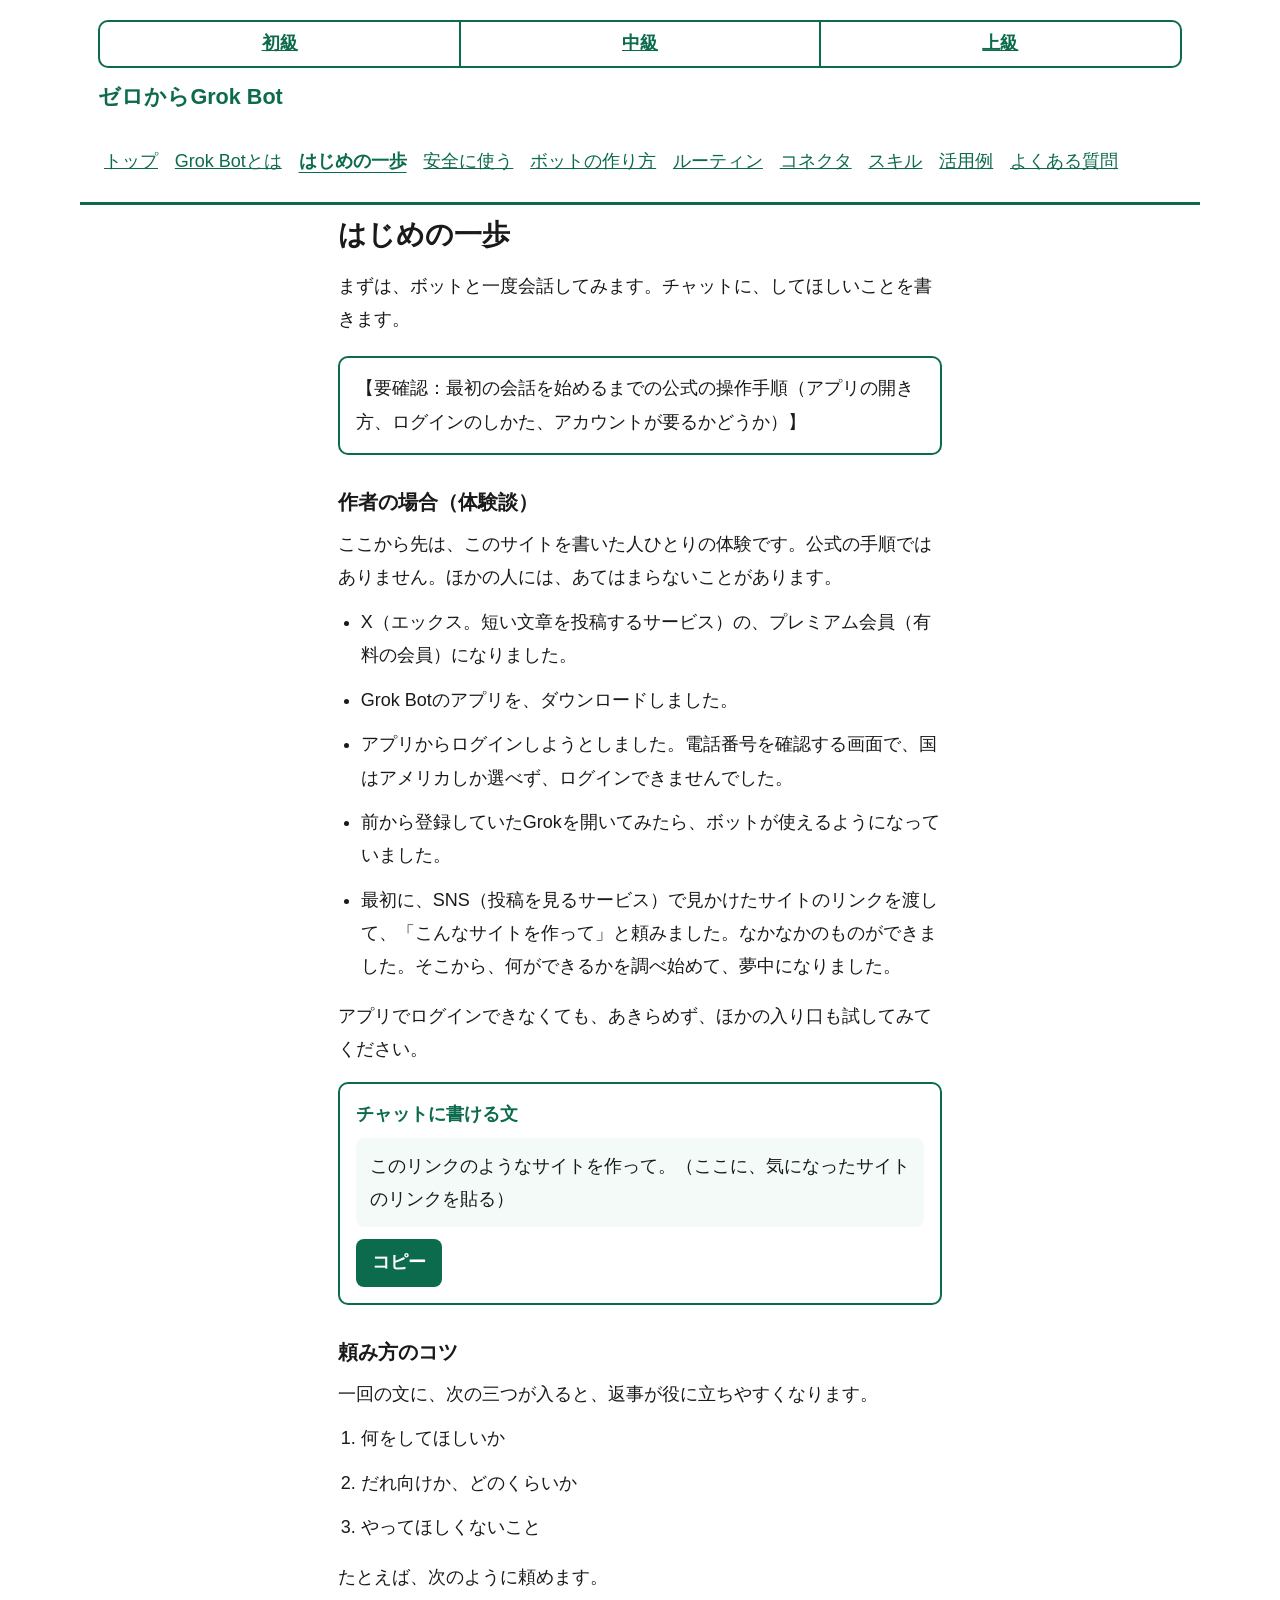
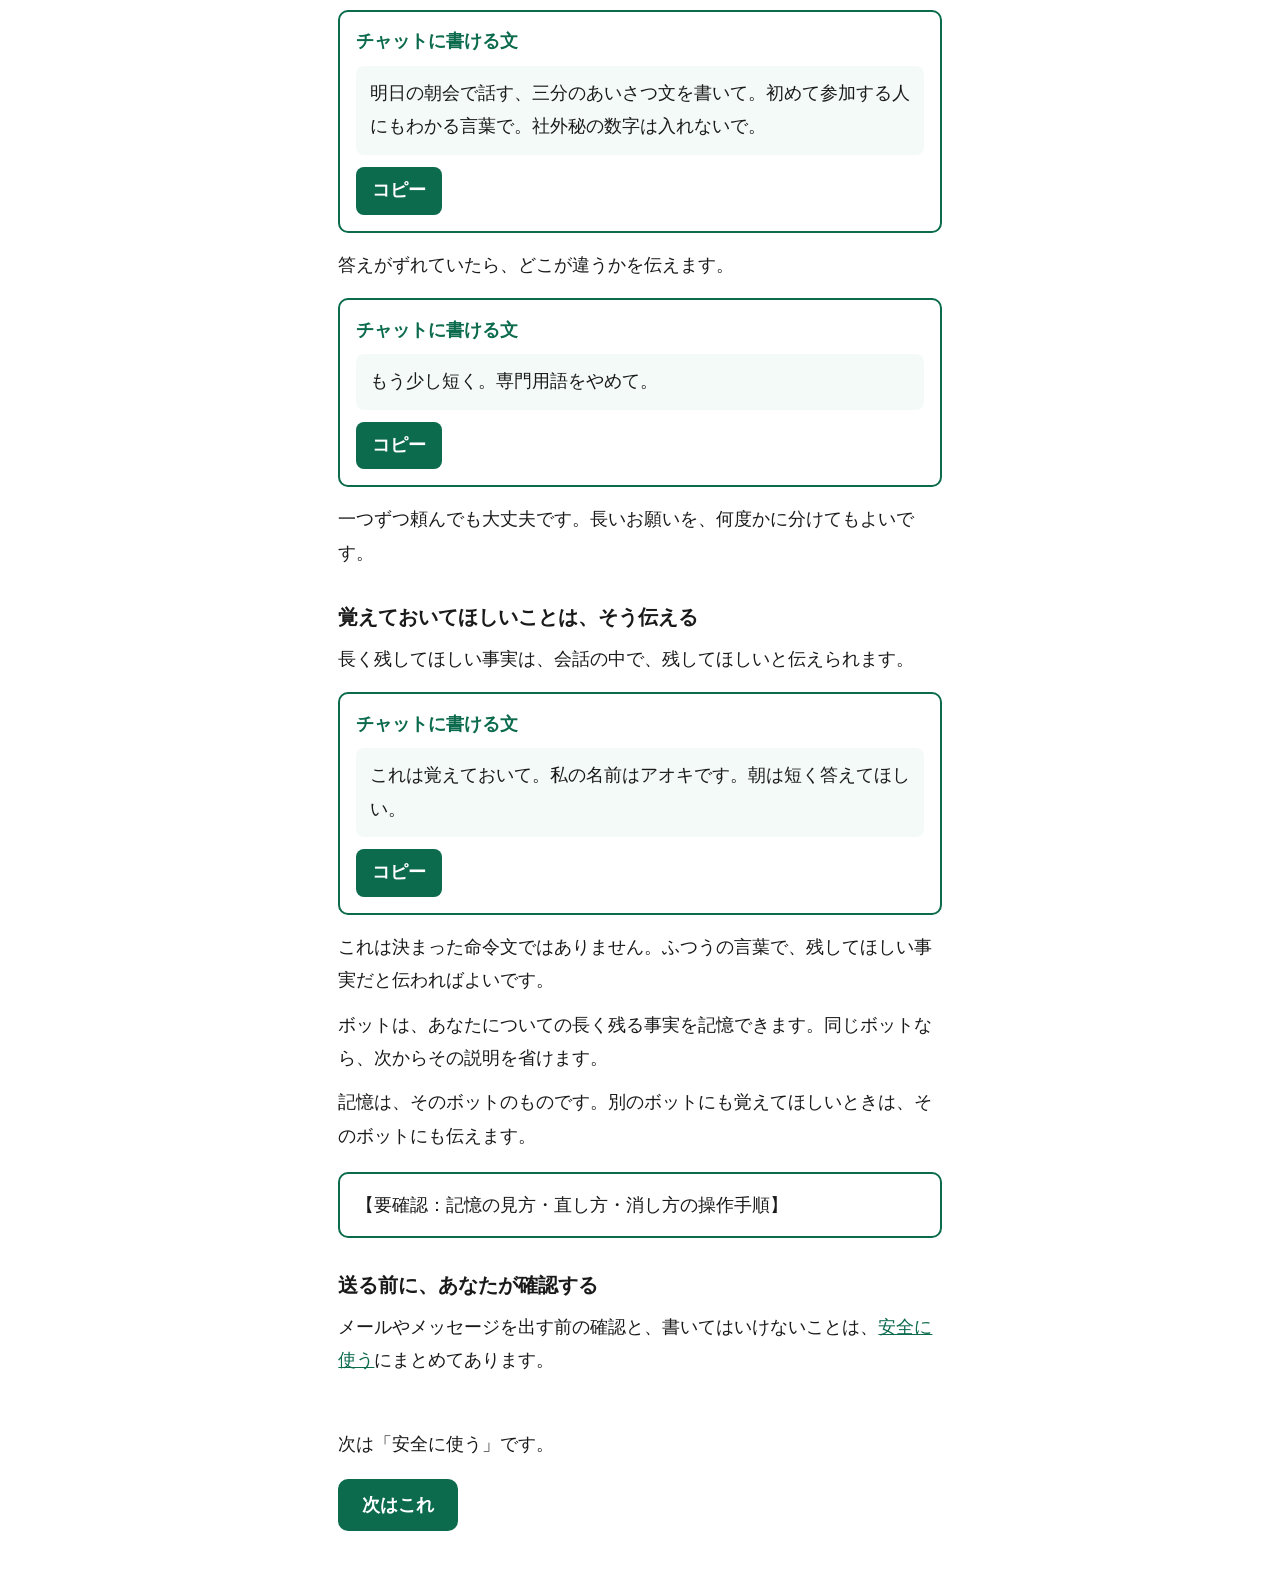
<file: first-step.html>
<!DOCTYPE html>
<html lang="ja">
<head>
  <meta charset="utf-8">
  <script>document.documentElement.classList.add("js");</script>
  <meta name="viewport" content="width=device-width, initial-scale=1">
  <title>はじめの一歩｜ゼロからGrok Bot</title>
  <meta name="description" content="チャットに、してほしいことを書くコツと、そのまま使える文の例です。">
  <meta property="og:title" content="はじめの一歩｜ゼロからGrok Bot">
  <meta property="og:description" content="チャットに、してほしいことを書くコツと、そのまま使える文の例です。">
  <meta property="og:type" content="article">
  <meta property="og:url" content="https://mokumokumokunn.github.io/zero-kara-grokbot/first-step.html">
  <meta property="og:image" content="https://mokumokumokunn.github.io/zero-kara-grokbot/og-image.png">
  <meta property="og:site_name" content="ゼロからGrok Bot">
  <meta property="og:locale" content="ja_JP">
  <meta name="twitter:card" content="summary_large_image">
  <link rel="icon" href="favicon.ico" sizes="any">
  <link rel="icon" href="favicon.svg" type="image/svg+xml">
  <link rel="stylesheet" href="styles.css">
</head>
<body>
  <header class="site-header">
    <nav class="level-bar" aria-label="レベル">
      <a href="beginner.html">初級</a>
      <a href="intermediate.html">中級</a>
      <a href="advanced.html">上級</a>
    </nav>
    <p class="site-name"><a href="index.html">ゼロからGrok Bot</a></p>
    <nav class="site-nav" aria-label="ページ">
      <button type="button" class="nav-button" aria-expanded="false" aria-controls="site-nav-list">メニュー</button>
      <ul id="site-nav-list">
          <li><a href="index.html">トップ</a></li>
          <li><a href="what.html">Grok Botとは</a></li>
          <li><a href="first-step.html" aria-current="page">はじめの一歩</a></li>
          <li><a href="safety.html">安全に使う</a></li>
          <li><a href="make-bot.html">ボットの作り方</a></li>
          <li><a href="routines.html">ルーティン</a></li>
          <li><a href="connectors.html">コネクタ</a></li>
          <li><a href="skills.html">スキル</a></li>
          <li><a href="examples.html">活用例</a></li>
          <li><a href="faq.html">よくある質問</a></li>
        </ul>
    </nav>
  </header>
  <main>
    <h1>はじめの一歩</h1>
    <p>まずは、ボットと一度会話してみます。チャットに、してほしいことを書きます。</p>
    <p class="confirm">【要確認：最初の会話を始めるまでの公式の操作手順（アプリの開き方、ログインのしかた、アカウントが要るかどうか）】</p>

    <h2>作者の場合（体験談）</h2>
    <p>ここから先は、このサイトを書いた人ひとりの体験です。公式の手順ではありません。ほかの人には、あてはまらないことがあります。</p>
    <ul>
      <li>X（エックス。短い文章を投稿するサービス）の、プレミアム会員（有料の会員）になりました。</li>
      <li>Grok Botのアプリを、ダウンロードしました。</li>
      <li>アプリからログインしようとしました。電話番号を確認する画面で、国はアメリカしか選べず、ログインできませんでした。</li>
      <li>前から登録していたGrokを開いてみたら、ボットが使えるようになっていました。</li>
      <li>最初に、SNS（投稿を見るサービス）で見かけたサイトのリンクを渡して、「こんなサイトを作って」と頼みました。なかなかのものができました。そこから、何ができるかを調べ始めて、夢中になりました。</li>
    </ul>
    <p>アプリでログインできなくても、あきらめず、ほかの入り口も試してみてください。</p>
    <figure class="ask">
      <figcaption>チャットに書ける文</figcaption>
      <p class="ask-text">このリンクのようなサイトを作って。（ここに、気になったサイトのリンクを貼る）</p>
      <button type="button" class="copy-button">コピー</button>
    </figure>

    <h2>頼み方のコツ</h2>
    <p>一回の文に、次の三つが入ると、返事が役に立ちやすくなります。</p>
    <ol>
      <li>何をしてほしいか</li>
      <li>だれ向けか、どのくらいか</li>
      <li>やってほしくないこと</li>
    </ol>
    <p>たとえば、次のように頼めます。</p>
    <figure class="ask">
      <figcaption>チャットに書ける文</figcaption>
      <p class="ask-text">明日の朝会で話す、三分のあいさつ文を書いて。初めて参加する人にもわかる言葉で。社外秘の数字は入れないで。</p>
      <button type="button" class="copy-button">コピー</button>
    </figure>
    <p>答えがずれていたら、どこが違うかを伝えます。</p>
    <figure class="ask">
      <figcaption>チャットに書ける文</figcaption>
      <p class="ask-text">もう少し短く。専門用語をやめて。</p>
      <button type="button" class="copy-button">コピー</button>
    </figure>
    <p>一つずつ頼んでも大丈夫です。長いお願いを、何度かに分けてもよいです。</p>

    <h2>覚えておいてほしいことは、そう伝える</h2>
    <p>長く残してほしい事実は、会話の中で、残してほしいと伝えられます。</p>
    <figure class="ask">
      <figcaption>チャットに書ける文</figcaption>
      <p class="ask-text">これは覚えておいて。私の名前はアオキです。朝は短く答えてほしい。</p>
      <button type="button" class="copy-button">コピー</button>
    </figure>
    <p>これは決まった命令文ではありません。ふつうの言葉で、残してほしい事実だと伝わればよいです。</p>
    <p>ボットは、あなたについての長く残る事実を記憶できます。同じボットなら、次からその説明を省けます。</p>
    <p>記憶は、そのボットのものです。別のボットにも覚えてほしいときは、そのボットにも伝えます。</p>
    <p class="confirm">【要確認：記憶の見方・直し方・消し方の操作手順】</p>

    <h2>送る前に、あなたが確認する</h2>
    <p>メールやメッセージを出す前の確認と、書いてはいけないことは、<a href="safety.html">安全に使う</a>にまとめてあります。</p>
  </main>
  <footer class="next-step">
    <p>次は「安全に使う」です。</p>
    <a class="next-button" href="safety.html">次はこれ</a>
  </footer>
  <script src="site.js"></script>
</body>
</html>
</file>
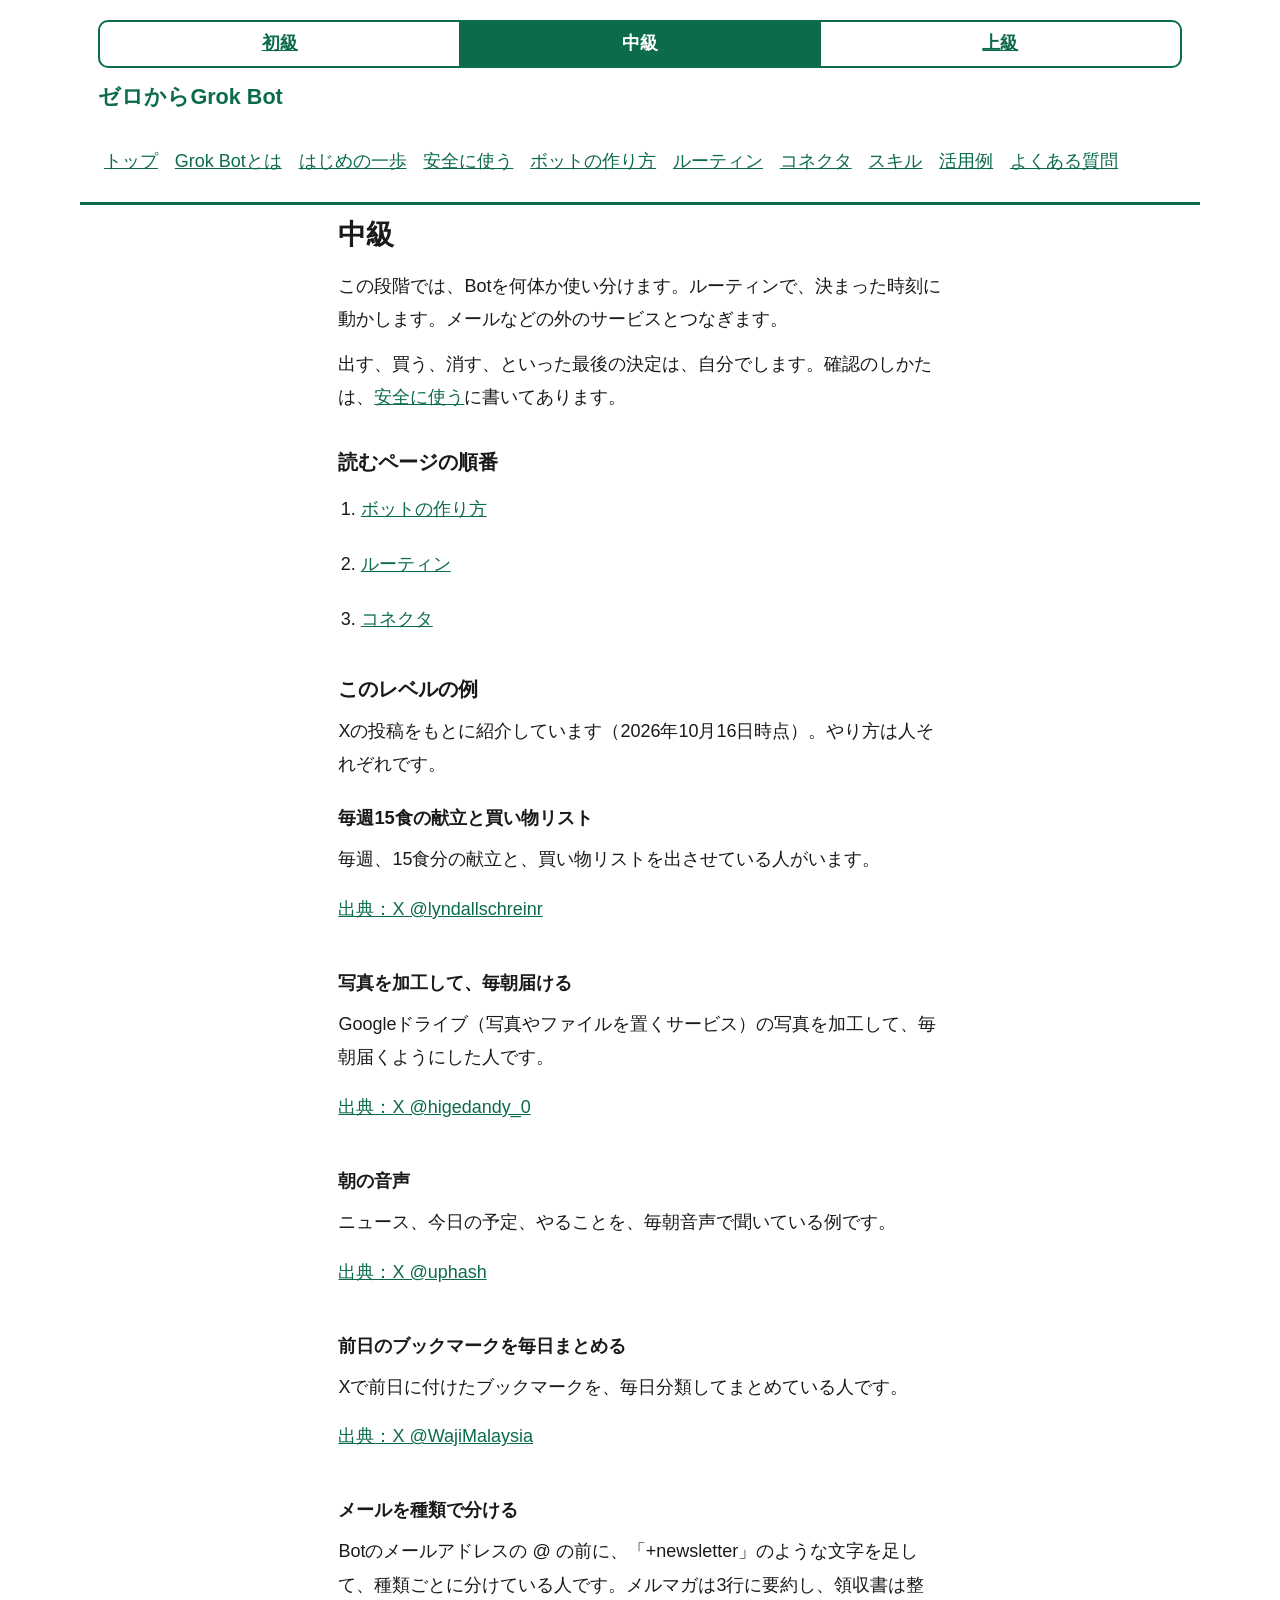
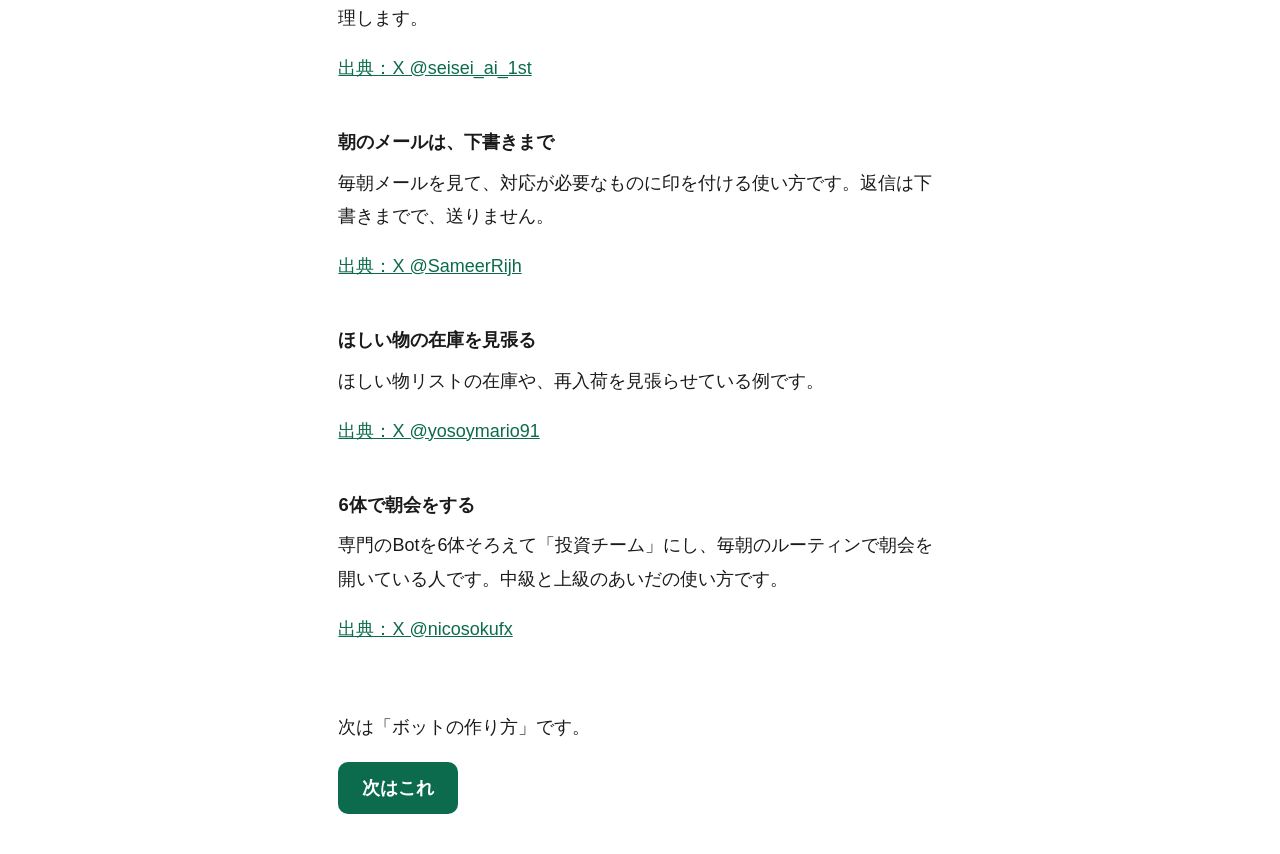
<file: intermediate.html>
<!DOCTYPE html>
<html lang="ja">
<head>
  <meta charset="utf-8">
  <script>document.documentElement.classList.add("js");</script>
  <meta name="viewport" content="width=device-width, initial-scale=1">
  <title>中級｜ゼロからGrok Bot</title>
  <meta name="description" content="中級は、Botを何体か使い分け、ルーティンを動かし、外のサービスとつなぐ段階です。読む順番と、その段階の使い方をまとめます。">
  <meta property="og:title" content="中級｜ゼロからGrok Bot">
  <meta property="og:description" content="中級は、Botを何体か使い分け、ルーティンを動かし、外のサービスとつなぐ段階です。読む順番と、その段階の使い方をまとめます。">
  <meta property="og:type" content="article">
  <meta property="og:url" content="https://mokumokumokunn.github.io/zero-kara-grokbot/intermediate.html">
  <meta property="og:image" content="https://mokumokumokunn.github.io/zero-kara-grokbot/og-image.png">
  <meta property="og:site_name" content="ゼロからGrok Bot">
  <meta property="og:locale" content="ja_JP">
  <meta name="twitter:card" content="summary_large_image">
  <link rel="icon" href="favicon.ico" sizes="any">
  <link rel="icon" href="favicon.svg" type="image/svg+xml">
  <link rel="stylesheet" href="styles.css">
</head>
<body>
  <header class="site-header">
    <nav class="level-bar" aria-label="レベル">
      <a href="beginner.html">初級</a>
      <a href="intermediate.html" aria-current="page">中級</a>
      <a href="advanced.html">上級</a>
    </nav>
    <p class="site-name"><a href="index.html">ゼロからGrok Bot</a></p>
    <nav class="site-nav" aria-label="ページ">
      <button type="button" class="nav-button" aria-expanded="false" aria-controls="site-nav-list">メニュー</button>
      <ul id="site-nav-list">
          <li><a href="index.html">トップ</a></li>
          <li><a href="what.html">Grok Botとは</a></li>
          <li><a href="first-step.html">はじめの一歩</a></li>
          <li><a href="safety.html">安全に使う</a></li>
          <li><a href="make-bot.html">ボットの作り方</a></li>
          <li><a href="routines.html">ルーティン</a></li>
          <li><a href="connectors.html">コネクタ</a></li>
          <li><a href="skills.html">スキル</a></li>
          <li><a href="examples.html">活用例</a></li>
          <li><a href="faq.html">よくある質問</a></li>
        </ul>
    </nav>
  </header>
  <main>
    <h1>中級</h1>
    <p>この段階では、Botを何体か使い分けます。ルーティンで、決まった時刻に動かします。メールなどの外のサービスとつなぎます。</p>
    <p>出す、買う、消す、といった最後の決定は、自分でします。確認のしかたは、<a href="safety.html">安全に使う</a>に書いてあります。</p>

    <h2>読むページの順番</h2>
    <ol class="order">
      <li><a href="make-bot.html">ボットの作り方</a></li>
      <li><a href="routines.html">ルーティン</a></li>
      <li><a href="connectors.html">コネクタ</a></li>
    </ol>

    <h2 id="examples">このレベルの例</h2>
    <p>Xの投稿をもとに紹介しています（2026年10月16日時点）。やり方は人それぞれです。</p>

    <section class="example">
      <h3>毎週15食の献立と買い物リスト</h3>
      <p>毎週、15食分の献立と、買い物リストを出させている人がいます。</p>
      <p><a class="source-link" href="https://x.com/lyndallschreinr/status/2107888353630908437" target="_blank" rel="noopener">出典：X @lyndallschreinr</a></p>
    </section>

    <section class="example">
      <h3>写真を加工して、毎朝届ける</h3>
      <p>Googleドライブ（写真やファイルを置くサービス）の写真を加工して、毎朝届くようにした人です。</p>
      <p><a class="source-link" href="https://x.com/higedandy_0/status/2110210318408495310" target="_blank" rel="noopener">出典：X @higedandy_0</a></p>
    </section>

    <section class="example">
      <h3>朝の音声</h3>
      <p>ニュース、今日の予定、やることを、毎朝音声で聞いている例です。</p>
      <p><a class="source-link" href="https://x.com/uphash/status/2107965865631297876" target="_blank" rel="noopener">出典：X @uphash</a></p>
    </section>

    <section class="example">
      <h3>前日のブックマークを毎日まとめる</h3>
      <p>Xで前日に付けたブックマークを、毎日分類してまとめている人です。</p>
      <p><a class="source-link" href="https://x.com/WajiMalaysia/status/2102678016778436899" target="_blank" rel="noopener">出典：X @WajiMalaysia</a></p>
    </section>

    <section class="example">
      <h3>メールを種類で分ける</h3>
      <p>Botのメールアドレスの @ の前に、「+newsletter」のような文字を足して、種類ごとに分けている人です。メルマガは3行に要約し、領収書は整理します。</p>
      <p><a class="source-link" href="https://x.com/seisei_ai_1st/status/2110611950451232792" target="_blank" rel="noopener">出典：X @seisei_ai_1st</a></p>
    </section>

    <section class="example">
      <h3>朝のメールは、下書きまで</h3>
      <p>毎朝メールを見て、対応が必要なものに印を付ける使い方です。返信は下書きまでで、送りません。</p>
      <p><a class="source-link" href="https://x.com/SameerRijh/status/2110113800506499329" target="_blank" rel="noopener">出典：X @SameerRijh</a></p>
    </section>

    <section class="example">
      <h3>ほしい物の在庫を見張る</h3>
      <p>ほしい物リストの在庫や、再入荷を見張らせている例です。</p>
      <p><a class="source-link" href="https://x.com/yosoymario91/status/2094073115974226214" target="_blank" rel="noopener">出典：X @yosoymario91</a></p>
    </section>

    <section class="example">
      <h3>6体で朝会をする</h3>
      <p>専門のBotを6体そろえて「投資チーム」にし、毎朝のルーティンで朝会を開いている人です。中級と上級のあいだの使い方です。</p>
      <p><a class="source-link" href="https://x.com/nicosokufx/status/2101439739434061845" target="_blank" rel="noopener">出典：X @nicosokufx</a></p>
    </section>
  </main>
  <footer class="next-step">
    <p>次は「ボットの作り方」です。</p>
    <a class="next-button" href="make-bot.html">次はこれ</a>
  </footer>
  <script src="site.js"></script>
</body>
</html>
</file>
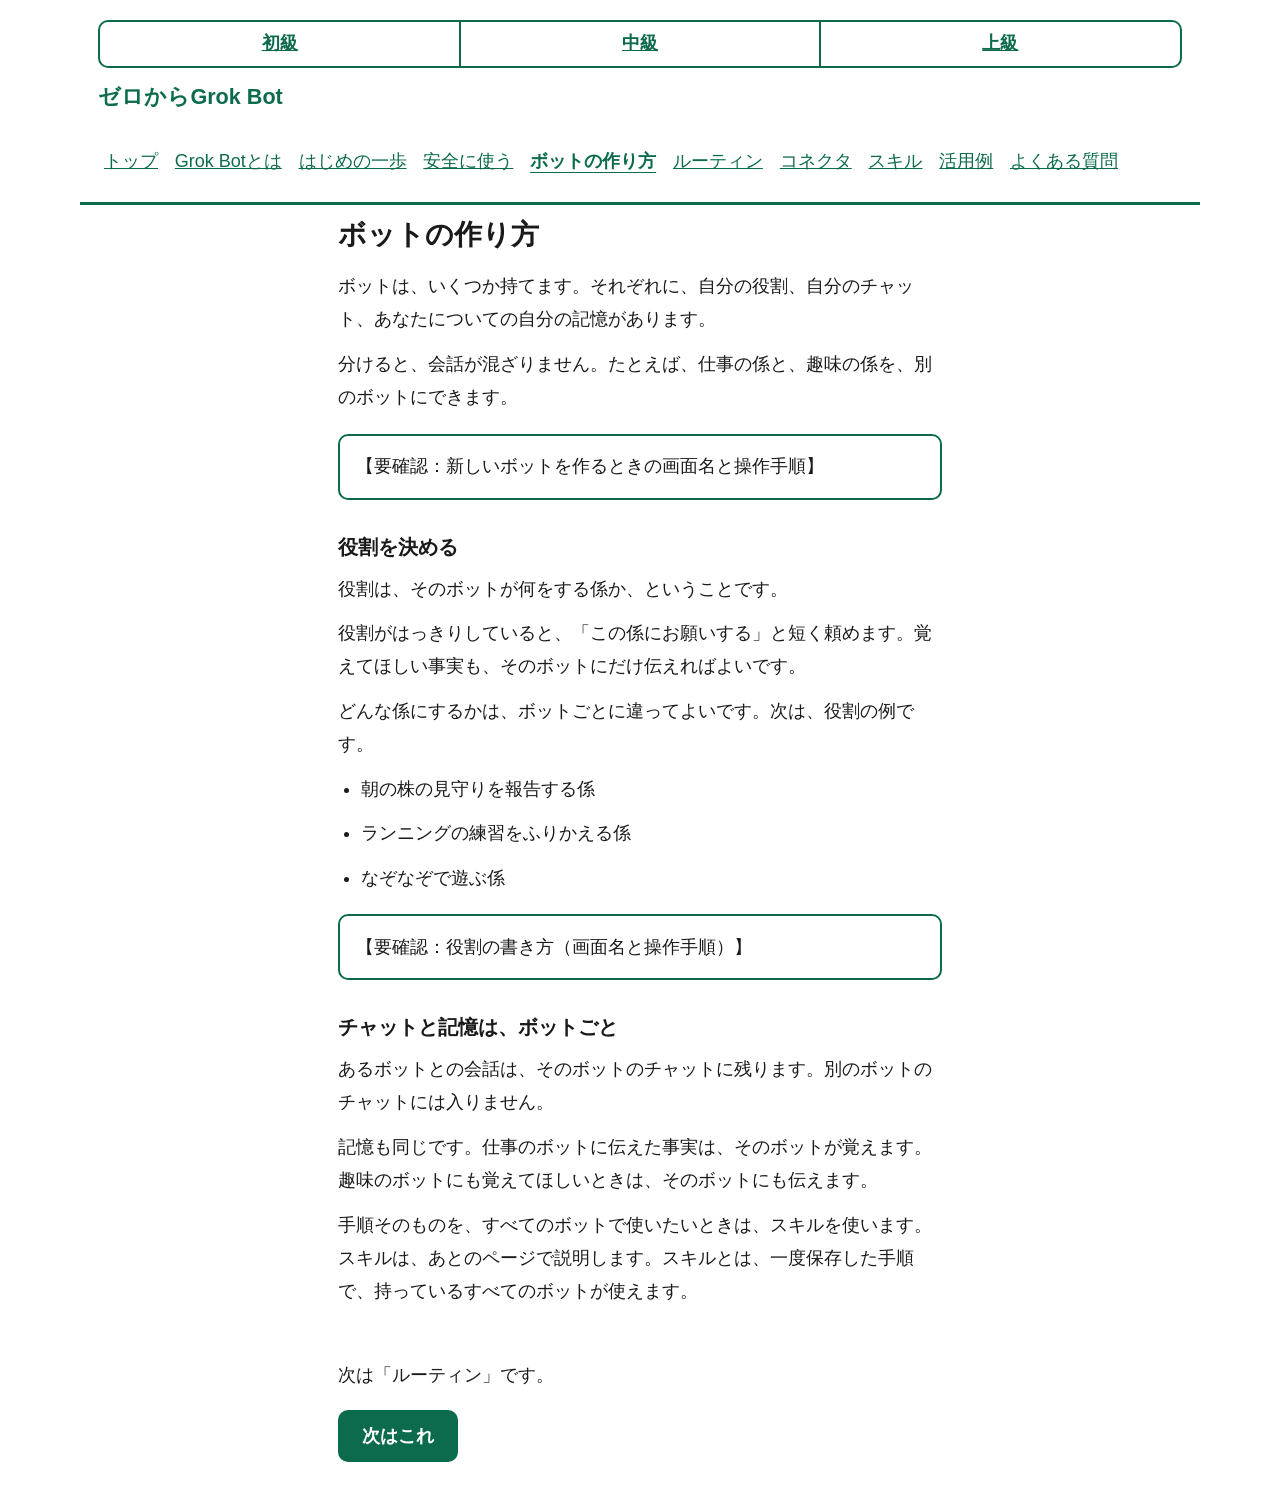
<file: make-bot.html>
<!DOCTYPE html>
<html lang="ja">
<head>
  <meta charset="utf-8">
  <script>document.documentElement.classList.add("js");</script>
  <meta name="viewport" content="width=device-width, initial-scale=1">
  <title>ボットの作り方｜ゼロからGrok Bot</title>
  <meta name="description" content="役割の違うボットをいくつか持つときの考え方です。画面の操作は、確認できてから書きます。">
  <meta property="og:title" content="ボットの作り方｜ゼロからGrok Bot">
  <meta property="og:description" content="役割の違うボットをいくつか持つときの考え方です。画面の操作は、確認できてから書きます。">
  <meta property="og:type" content="article">
  <meta property="og:url" content="https://mokumokumokunn.github.io/zero-kara-grokbot/make-bot.html">
  <meta property="og:image" content="https://mokumokumokunn.github.io/zero-kara-grokbot/og-image.png">
  <meta property="og:site_name" content="ゼロからGrok Bot">
  <meta property="og:locale" content="ja_JP">
  <meta name="twitter:card" content="summary_large_image">
  <link rel="icon" href="favicon.ico" sizes="any">
  <link rel="icon" href="favicon.svg" type="image/svg+xml">
  <link rel="stylesheet" href="styles.css">
</head>
<body>
  <header class="site-header">
    <nav class="level-bar" aria-label="レベル">
      <a href="beginner.html">初級</a>
      <a href="intermediate.html">中級</a>
      <a href="advanced.html">上級</a>
    </nav>
    <p class="site-name"><a href="index.html">ゼロからGrok Bot</a></p>
    <nav class="site-nav" aria-label="ページ">
      <button type="button" class="nav-button" aria-expanded="false" aria-controls="site-nav-list">メニュー</button>
      <ul id="site-nav-list">
          <li><a href="index.html">トップ</a></li>
          <li><a href="what.html">Grok Botとは</a></li>
          <li><a href="first-step.html">はじめの一歩</a></li>
          <li><a href="safety.html">安全に使う</a></li>
          <li><a href="make-bot.html" aria-current="page">ボットの作り方</a></li>
          <li><a href="routines.html">ルーティン</a></li>
          <li><a href="connectors.html">コネクタ</a></li>
          <li><a href="skills.html">スキル</a></li>
          <li><a href="examples.html">活用例</a></li>
          <li><a href="faq.html">よくある質問</a></li>
        </ul>
    </nav>
  </header>
  <main>
    <h1>ボットの作り方</h1>
    <p>ボットは、いくつか持てます。それぞれに、自分の役割、自分のチャット、あなたについての自分の記憶があります。</p>
    <p>分けると、会話が混ざりません。たとえば、仕事の係と、趣味の係を、別のボットにできます。</p>
    <p class="confirm">【要確認：新しいボットを作るときの画面名と操作手順】</p>

    <h2>役割を決める</h2>
    <p>役割は、そのボットが何をする係か、ということです。</p>
    <p>役割がはっきりしていると、「この係にお願いする」と短く頼めます。覚えてほしい事実も、そのボットにだけ伝えればよいです。</p>
    <p>どんな係にするかは、ボットごとに違ってよいです。次は、役割の例です。</p>
    <ul>
      <li>朝の株の見守りを報告する係</li>
      <li>ランニングの練習をふりかえる係</li>
      <li>なぞなぞで遊ぶ係</li>
    </ul>
    <p class="confirm">【要確認：役割の書き方（画面名と操作手順）】</p>

    <h2>チャットと記憶は、ボットごと</h2>
    <p>あるボットとの会話は、そのボットのチャットに残ります。別のボットのチャットには入りません。</p>
    <p>記憶も同じです。仕事のボットに伝えた事実は、そのボットが覚えます。趣味のボットにも覚えてほしいときは、そのボットにも伝えます。</p>
    <p>手順そのものを、すべてのボットで使いたいときは、スキルを使います。スキルは、あとのページで説明します。スキルとは、一度保存した手順で、持っているすべてのボットが使えます。</p>
  </main>
  <footer class="next-step">
    <p>次は「ルーティン」です。</p>
    <a class="next-button" href="routines.html">次はこれ</a>
  </footer>
  <script src="site.js"></script>
</body>
</html>
</file>
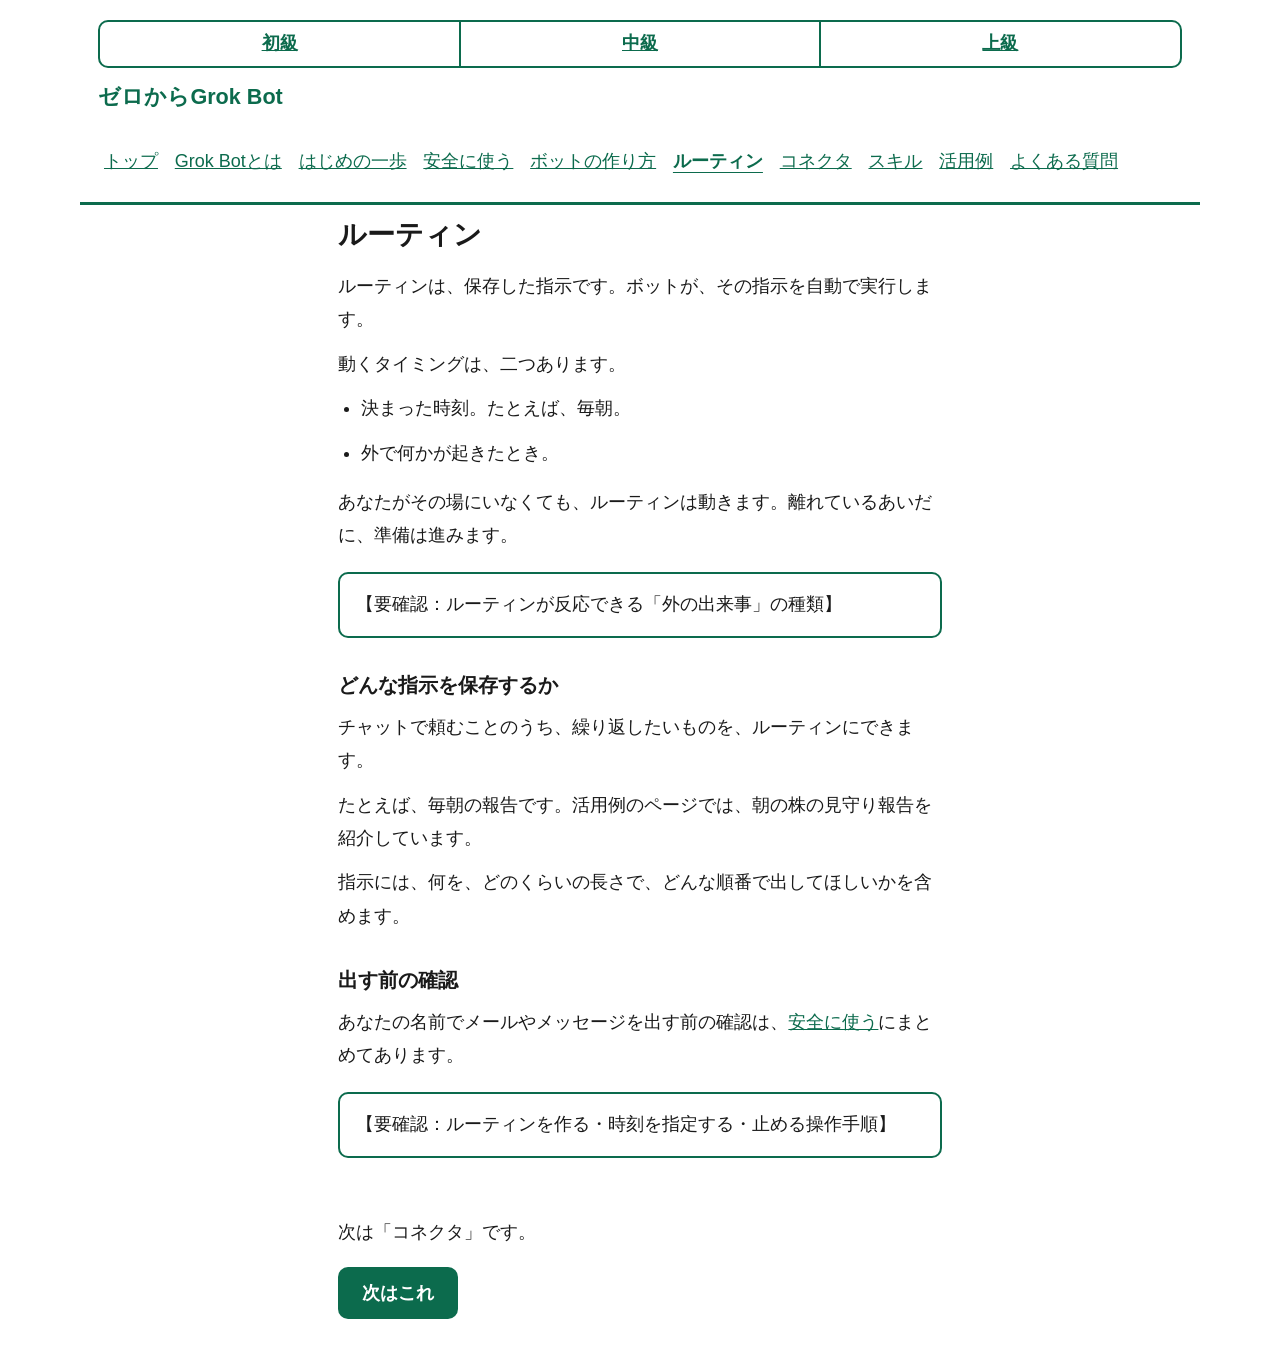
<file: routines.html>
<!DOCTYPE html>
<html lang="ja">
<head>
  <meta charset="utf-8">
  <script>document.documentElement.classList.add("js");</script>
  <meta name="viewport" content="width=device-width, initial-scale=1">
  <title>ルーティン｜ゼロからGrok Bot</title>
  <meta name="description" content="保存した指示を、決まった時刻や外の出来事で自動実行するルーティンの説明です。">
  <meta property="og:title" content="ルーティン｜ゼロからGrok Bot">
  <meta property="og:description" content="保存した指示を、決まった時刻や外の出来事で自動実行するルーティンの説明です。">
  <meta property="og:type" content="article">
  <meta property="og:url" content="https://mokumokumokunn.github.io/zero-kara-grokbot/routines.html">
  <meta property="og:image" content="https://mokumokumokunn.github.io/zero-kara-grokbot/og-image.png">
  <meta property="og:site_name" content="ゼロからGrok Bot">
  <meta property="og:locale" content="ja_JP">
  <meta name="twitter:card" content="summary_large_image">
  <link rel="icon" href="favicon.ico" sizes="any">
  <link rel="icon" href="favicon.svg" type="image/svg+xml">
  <link rel="stylesheet" href="styles.css">
</head>
<body>
  <header class="site-header">
    <nav class="level-bar" aria-label="レベル">
      <a href="beginner.html">初級</a>
      <a href="intermediate.html">中級</a>
      <a href="advanced.html">上級</a>
    </nav>
    <p class="site-name"><a href="index.html">ゼロからGrok Bot</a></p>
    <nav class="site-nav" aria-label="ページ">
      <button type="button" class="nav-button" aria-expanded="false" aria-controls="site-nav-list">メニュー</button>
      <ul id="site-nav-list">
          <li><a href="index.html">トップ</a></li>
          <li><a href="what.html">Grok Botとは</a></li>
          <li><a href="first-step.html">はじめの一歩</a></li>
          <li><a href="safety.html">安全に使う</a></li>
          <li><a href="make-bot.html">ボットの作り方</a></li>
          <li><a href="routines.html" aria-current="page">ルーティン</a></li>
          <li><a href="connectors.html">コネクタ</a></li>
          <li><a href="skills.html">スキル</a></li>
          <li><a href="examples.html">活用例</a></li>
          <li><a href="faq.html">よくある質問</a></li>
        </ul>
    </nav>
  </header>
  <main>
    <h1>ルーティン</h1>
    <p>ルーティンは、保存した指示です。ボットが、その指示を自動で実行します。</p>
    <p>動くタイミングは、二つあります。</p>
    <ul>
      <li>決まった時刻。たとえば、毎朝。</li>
      <li>外で何かが起きたとき。</li>
    </ul>
    <p>あなたがその場にいなくても、ルーティンは動きます。離れているあいだに、準備は進みます。</p>
    <p class="confirm">【要確認：ルーティンが反応できる「外の出来事」の種類】</p>

    <h2>どんな指示を保存するか</h2>
    <p>チャットで頼むことのうち、繰り返したいものを、ルーティンにできます。</p>
    <p>たとえば、毎朝の報告です。活用例のページでは、朝の株の見守り報告を紹介しています。</p>
    <p>指示には、何を、どのくらいの長さで、どんな順番で出してほしいかを含めます。</p>

    <h2>出す前の確認</h2>
    <p>あなたの名前でメールやメッセージを出す前の確認は、<a href="safety.html">安全に使う</a>にまとめてあります。</p>
    <p class="confirm">【要確認：ルーティンを作る・時刻を指定する・止める操作手順】</p>
  </main>
  <footer class="next-step">
    <p>次は「コネクタ」です。</p>
    <a class="next-button" href="connectors.html">次はこれ</a>
  </footer>
  <script src="site.js"></script>
</body>
</html>
</file>
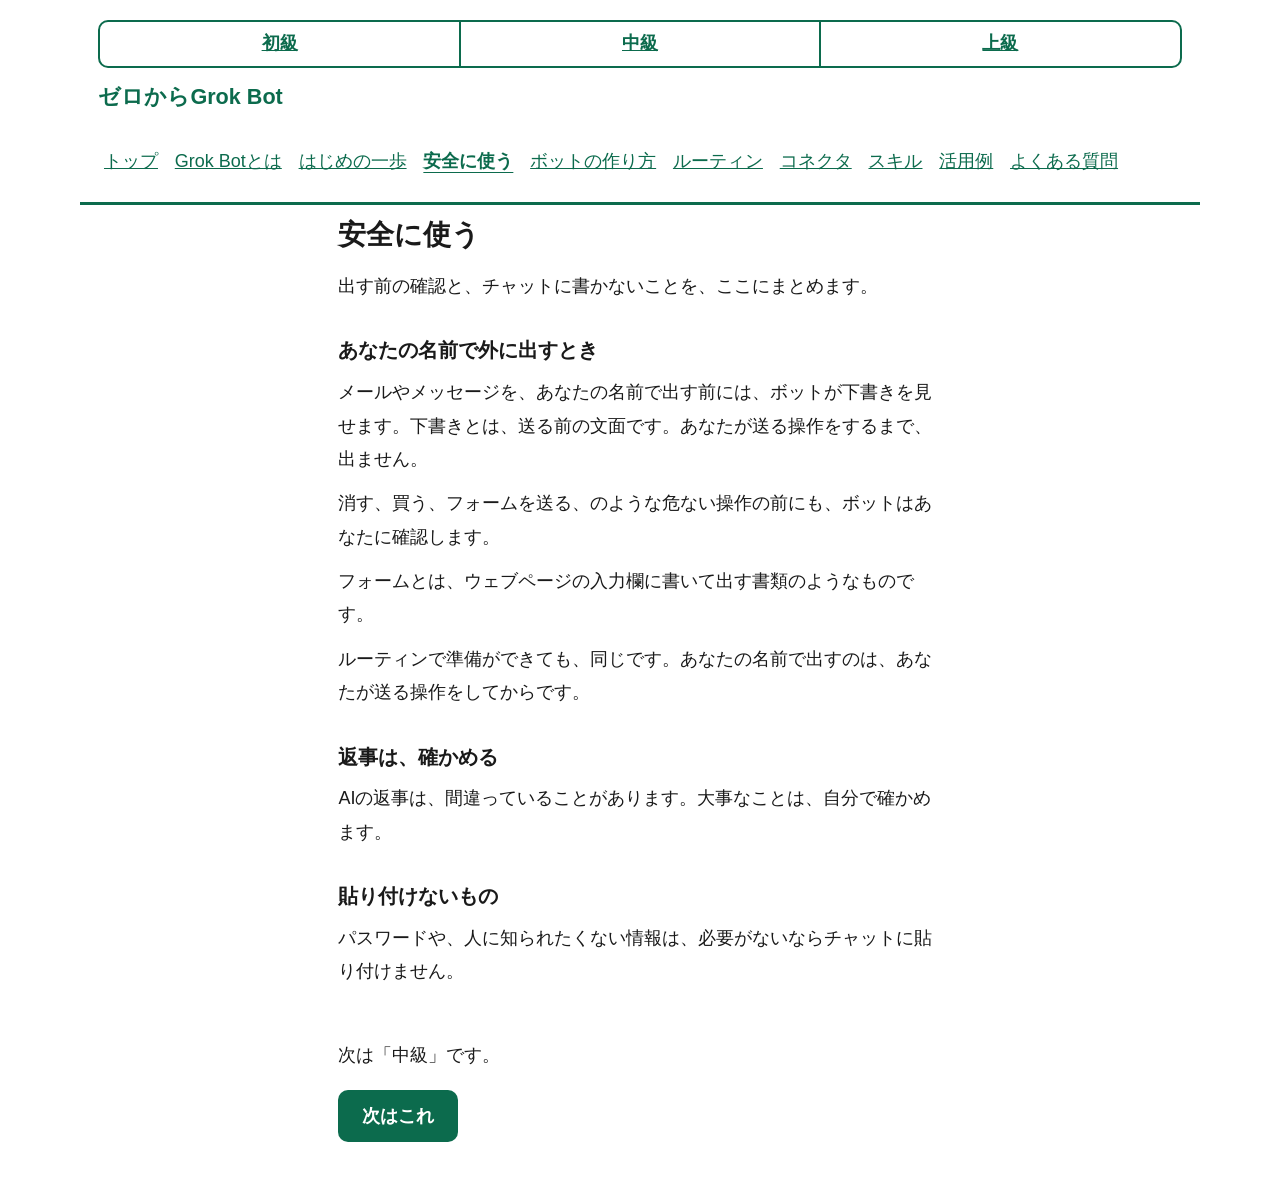
<file: safety.html>
<!DOCTYPE html>
<html lang="ja">
<head>
  <meta charset="utf-8">
  <script>document.documentElement.classList.add("js");</script>
  <meta name="viewport" content="width=device-width, initial-scale=1">
  <title>安全に使う｜ゼロからGrok Bot</title>
  <meta name="description" content="メールやメッセージを出す前の確認、危ない操作の前の確認、AIの返事の確かめ方をまとめます。">
  <meta property="og:title" content="安全に使う｜ゼロからGrok Bot">
  <meta property="og:description" content="メールやメッセージを出す前の確認、危ない操作の前の確認、AIの返事の確かめ方をまとめます。">
  <meta property="og:type" content="article">
  <meta property="og:url" content="https://mokumokumokunn.github.io/zero-kara-grokbot/safety.html">
  <meta property="og:image" content="https://mokumokumokunn.github.io/zero-kara-grokbot/og-image.png">
  <meta property="og:site_name" content="ゼロからGrok Bot">
  <meta property="og:locale" content="ja_JP">
  <meta name="twitter:card" content="summary_large_image">
  <link rel="icon" href="favicon.ico" sizes="any">
  <link rel="icon" href="favicon.svg" type="image/svg+xml">
  <link rel="stylesheet" href="styles.css">
</head>
<body>
  <header class="site-header">
    <nav class="level-bar" aria-label="レベル">
      <a href="beginner.html">初級</a>
      <a href="intermediate.html">中級</a>
      <a href="advanced.html">上級</a>
    </nav>
    <p class="site-name"><a href="index.html">ゼロからGrok Bot</a></p>
    <nav class="site-nav" aria-label="ページ">
      <button type="button" class="nav-button" aria-expanded="false" aria-controls="site-nav-list">メニュー</button>
      <ul id="site-nav-list">
          <li><a href="index.html">トップ</a></li>
          <li><a href="what.html">Grok Botとは</a></li>
          <li><a href="first-step.html">はじめの一歩</a></li>
          <li><a href="safety.html" aria-current="page">安全に使う</a></li>
          <li><a href="make-bot.html">ボットの作り方</a></li>
          <li><a href="routines.html">ルーティン</a></li>
          <li><a href="connectors.html">コネクタ</a></li>
          <li><a href="skills.html">スキル</a></li>
          <li><a href="examples.html">活用例</a></li>
          <li><a href="faq.html">よくある質問</a></li>
        </ul>
    </nav>
  </header>
  <main>
    <h1>安全に使う</h1>
    <p>出す前の確認と、チャットに書かないことを、ここにまとめます。</p>

    <h2>あなたの名前で外に出すとき</h2>
    <p>メールやメッセージを、あなたの名前で出す前には、ボットが下書きを見せます。下書きとは、送る前の文面です。あなたが送る操作をするまで、出ません。</p>
    <p>消す、買う、フォームを送る、のような危ない操作の前にも、ボットはあなたに確認します。</p>
    <p>フォームとは、ウェブページの入力欄に書いて出す書類のようなものです。</p>
    <p>ルーティンで準備ができても、同じです。あなたの名前で出すのは、あなたが送る操作をしてからです。</p>

    <h2>返事は、確かめる</h2>
    <p>AIの返事は、間違っていることがあります。大事なことは、自分で確かめます。</p>

    <h2>貼り付けないもの</h2>
    <p>パスワードや、人に知られたくない情報は、必要がないならチャットに貼り付けません。</p>
  </main>
  <footer class="next-step">
    <p>次は「中級」です。</p>
    <a class="next-button" href="intermediate.html">次はこれ</a>
  </footer>
  <script src="site.js"></script>
</body>
</html>
</file>
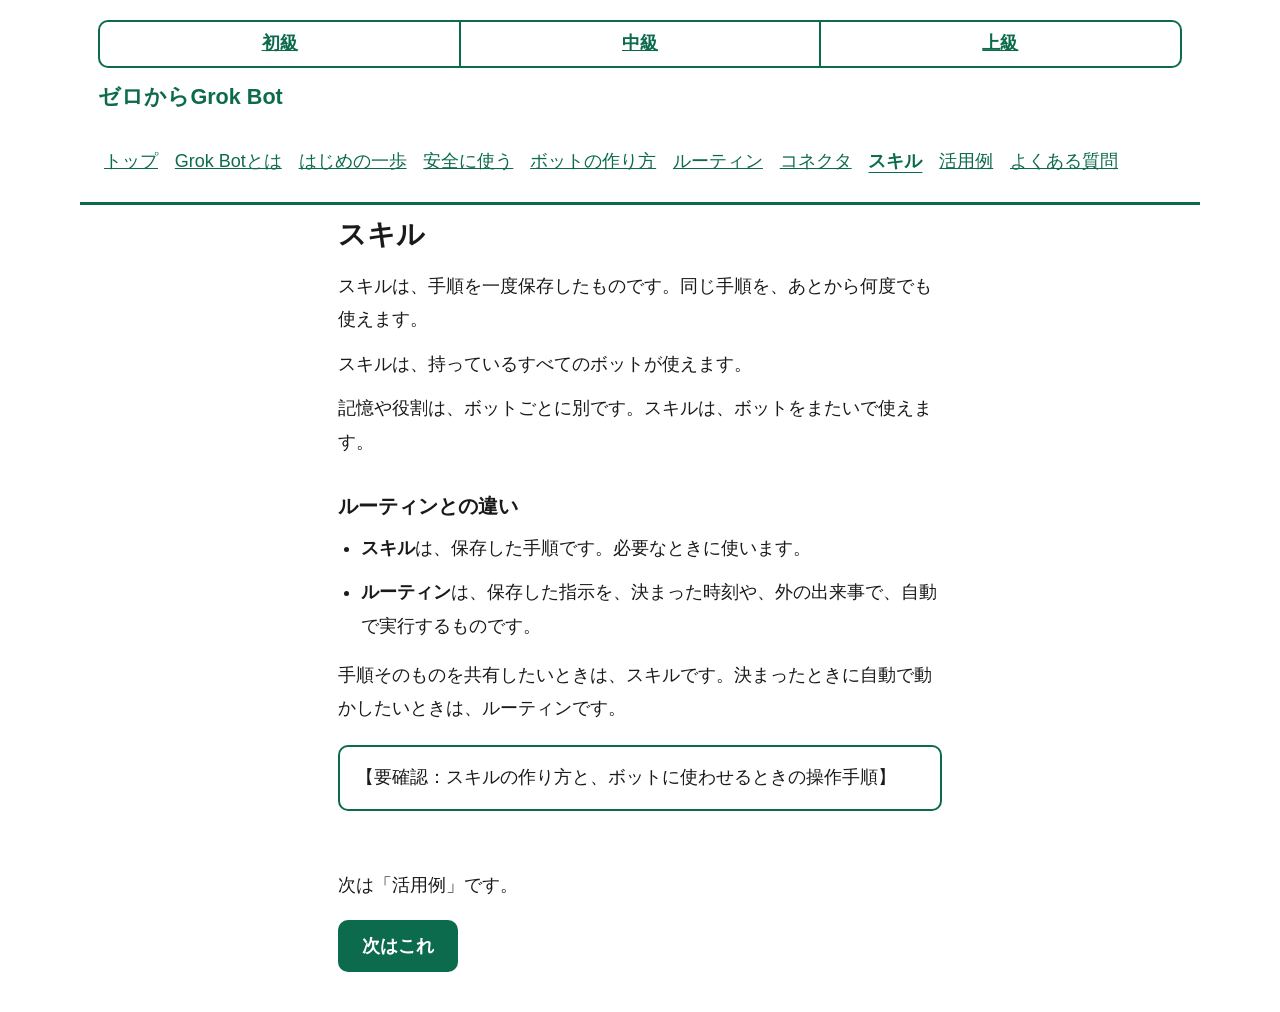
<file: skills.html>
<!DOCTYPE html>
<html lang="ja">
<head>
  <meta charset="utf-8">
  <script>document.documentElement.classList.add("js");</script>
  <meta name="viewport" content="width=device-width, initial-scale=1">
  <title>スキル｜ゼロからGrok Bot</title>
  <meta name="description" content="一度保存すれば、持っているすべてのボットが使える手順（スキル）の説明です。">
  <meta property="og:title" content="スキル｜ゼロからGrok Bot">
  <meta property="og:description" content="一度保存すれば、持っているすべてのボットが使える手順（スキル）の説明です。">
  <meta property="og:type" content="article">
  <meta property="og:url" content="https://mokumokumokunn.github.io/zero-kara-grokbot/skills.html">
  <meta property="og:image" content="https://mokumokumokunn.github.io/zero-kara-grokbot/og-image.png">
  <meta property="og:site_name" content="ゼロからGrok Bot">
  <meta property="og:locale" content="ja_JP">
  <meta name="twitter:card" content="summary_large_image">
  <link rel="icon" href="favicon.ico" sizes="any">
  <link rel="icon" href="favicon.svg" type="image/svg+xml">
  <link rel="stylesheet" href="styles.css">
</head>
<body>
  <header class="site-header">
    <nav class="level-bar" aria-label="レベル">
      <a href="beginner.html">初級</a>
      <a href="intermediate.html">中級</a>
      <a href="advanced.html">上級</a>
    </nav>
    <p class="site-name"><a href="index.html">ゼロからGrok Bot</a></p>
    <nav class="site-nav" aria-label="ページ">
      <button type="button" class="nav-button" aria-expanded="false" aria-controls="site-nav-list">メニュー</button>
      <ul id="site-nav-list">
          <li><a href="index.html">トップ</a></li>
          <li><a href="what.html">Grok Botとは</a></li>
          <li><a href="first-step.html">はじめの一歩</a></li>
          <li><a href="safety.html">安全に使う</a></li>
          <li><a href="make-bot.html">ボットの作り方</a></li>
          <li><a href="routines.html">ルーティン</a></li>
          <li><a href="connectors.html">コネクタ</a></li>
          <li><a href="skills.html" aria-current="page">スキル</a></li>
          <li><a href="examples.html">活用例</a></li>
          <li><a href="faq.html">よくある質問</a></li>
        </ul>
    </nav>
  </header>
  <main>
    <h1>スキル</h1>
    <p>スキルは、手順を一度保存したものです。同じ手順を、あとから何度でも使えます。</p>
    <p>スキルは、持っているすべてのボットが使えます。</p>
    <p>記憶や役割は、ボットごとに別です。スキルは、ボットをまたいで使えます。</p>

    <h2>ルーティンとの違い</h2>
    <ul>
      <li><strong>スキル</strong>は、保存した手順です。必要なときに使います。</li>
      <li><strong>ルーティン</strong>は、保存した指示を、決まった時刻や、外の出来事で、自動で実行するものです。</li>
    </ul>
    <p>手順そのものを共有したいときは、スキルです。決まったときに自動で動かしたいときは、ルーティンです。</p>
    <p class="confirm">【要確認：スキルの作り方と、ボットに使わせるときの操作手順】</p>
  </main>
  <footer class="next-step">
    <p>次は「活用例」です。</p>
    <a class="next-button" href="examples.html">次はこれ</a>
  </footer>
  <script src="site.js"></script>
</body>
</html>
</file>
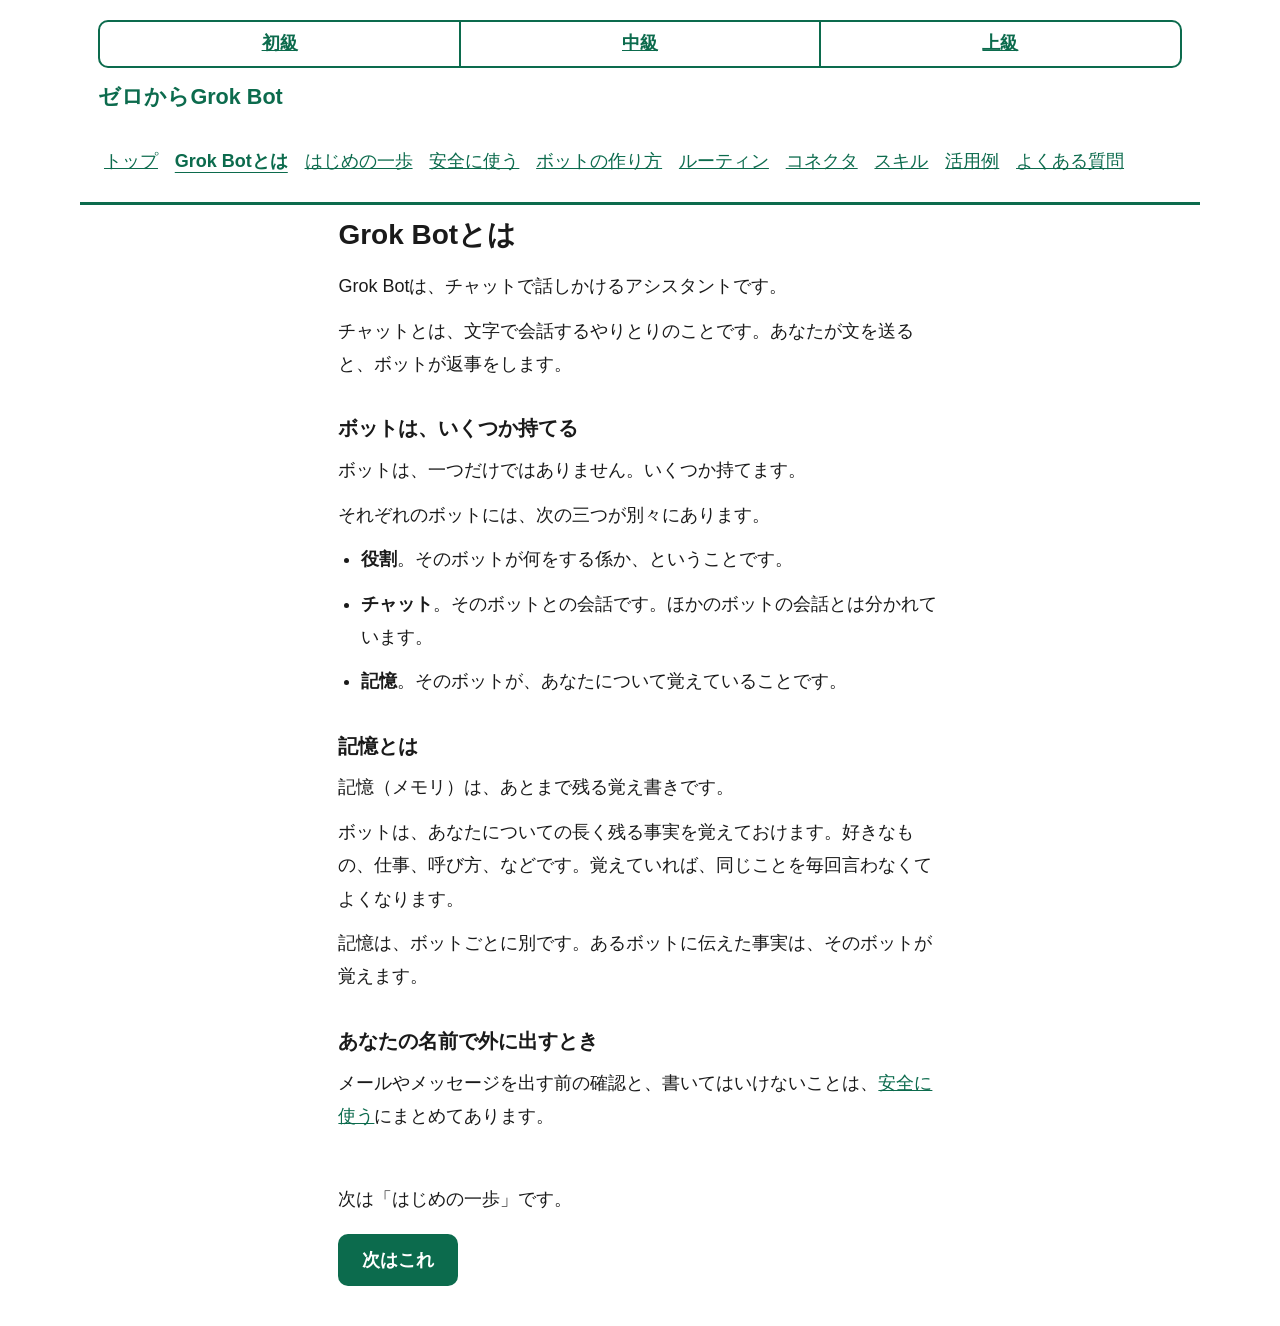
<file: what.html>
<!DOCTYPE html>
<html lang="ja">
<head>
  <meta charset="utf-8">
  <script>document.documentElement.classList.add("js");</script>
  <meta name="viewport" content="width=device-width, initial-scale=1">
  <title>Grok Botとは｜ゼロからGrok Bot</title>
  <meta name="description" content="Grok Botは、チャットで話しかけるアシスタントです。ボットごとの役割、チャット、記憶を、初めての人向けに説明します。">
  <meta property="og:title" content="Grok Botとは｜ゼロからGrok Bot">
  <meta property="og:description" content="Grok Botは、チャットで話しかけるアシスタントです。ボットごとの役割、チャット、記憶を、初めての人向けに説明します。">
  <meta property="og:type" content="article">
  <meta property="og:url" content="https://mokumokumokunn.github.io/zero-kara-grokbot/what.html">
  <meta property="og:image" content="https://mokumokumokunn.github.io/zero-kara-grokbot/og-image.png">
  <meta property="og:site_name" content="ゼロからGrok Bot">
  <meta property="og:locale" content="ja_JP">
  <meta name="twitter:card" content="summary_large_image">
  <link rel="icon" href="favicon.ico" sizes="any">
  <link rel="icon" href="favicon.svg" type="image/svg+xml">
  <link rel="stylesheet" href="styles.css">
</head>
<body>
  <header class="site-header">
    <nav class="level-bar" aria-label="レベル">
      <a href="beginner.html">初級</a>
      <a href="intermediate.html">中級</a>
      <a href="advanced.html">上級</a>
    </nav>
    <p class="site-name"><a href="index.html">ゼロからGrok Bot</a></p>
    <nav class="site-nav" aria-label="ページ">
      <button type="button" class="nav-button" aria-expanded="false" aria-controls="site-nav-list">メニュー</button>
      <ul id="site-nav-list">
          <li><a href="index.html">トップ</a></li>
          <li><a href="what.html" aria-current="page">Grok Botとは</a></li>
          <li><a href="first-step.html">はじめの一歩</a></li>
          <li><a href="safety.html">安全に使う</a></li>
          <li><a href="make-bot.html">ボットの作り方</a></li>
          <li><a href="routines.html">ルーティン</a></li>
          <li><a href="connectors.html">コネクタ</a></li>
          <li><a href="skills.html">スキル</a></li>
          <li><a href="examples.html">活用例</a></li>
          <li><a href="faq.html">よくある質問</a></li>
        </ul>
    </nav>
  </header>
  <main>
    <h1>Grok Botとは</h1>
    <p>Grok Botは、チャットで話しかけるアシスタントです。</p>
    <p>チャットとは、文字で会話するやりとりのことです。あなたが文を送ると、ボットが返事をします。</p>

    <h2>ボットは、いくつか持てる</h2>
    <p>ボットは、一つだけではありません。いくつか持てます。</p>
    <p>それぞれのボットには、次の三つが別々にあります。</p>
    <ul>
      <li><strong>役割</strong>。そのボットが何をする係か、ということです。</li>
      <li><strong>チャット</strong>。そのボットとの会話です。ほかのボットの会話とは分かれています。</li>
      <li><strong>記憶</strong>。そのボットが、あなたについて覚えていることです。</li>
    </ul>

    <h2>記憶とは</h2>
    <p>記憶（メモリ）は、あとまで残る覚え書きです。</p>
    <p>ボットは、あなたについての長く残る事実を覚えておけます。好きなもの、仕事、呼び方、などです。覚えていれば、同じことを毎回言わなくてよくなります。</p>
    <p>記憶は、ボットごとに別です。あるボットに伝えた事実は、そのボットが覚えます。</p>

    <h2>あなたの名前で外に出すとき</h2>
    <p>メールやメッセージを出す前の確認と、書いてはいけないことは、<a href="safety.html">安全に使う</a>にまとめてあります。</p>
  </main>
  <footer class="next-step">
    <p>次は「はじめの一歩」です。</p>
    <a class="next-button" href="first-step.html">次はこれ</a>
  </footer>
  <script src="site.js"></script>
</body>
</html>
</file>
<file: styles.css>
:root {
  --accent: #0c6b4d;
  --text: #1a1a1a;
}

* {
  box-sizing: border-box;
}

html {
  background: #fff;
}

body {
  margin: 0;
  background: #fff;
  color: var(--text);
  font-family: "Hiragino Sans", "Hiragino Kaku Gothic ProN", "Noto Sans JP", "Noto Sans CJK JP", "Yu Gothic", "YuGothic", Meiryo, sans-serif;
  font-size: 18px;
  line-height: 1.85;
}

.site-header,
main,
.next-step {
  width: 100%;
  max-width: 40rem;
  margin: 0 auto;
  padding: 1.25rem 1.15rem;
}

.site-header {
  position: relative;
  padding-bottom: 0.5rem;
  border-bottom: 3px solid var(--accent);
}

.level-bar {
  display: flex;
  flex-wrap: nowrap;
  margin: 0 0 0.35rem;
  border: 2px solid var(--accent);
  border-radius: 10px;
}

.level-bar a {
  flex: 1 1 0;
  justify-content: center;
  width: auto;
  min-height: 44px;
  font-weight: 700;
}

.level-bar a + a {
  border-left: 2px solid var(--accent);
}

.level-bar a[aria-current="page"] {
  background: var(--accent);
  color: #fff;
  text-decoration: none;
}

.site-name {
  margin: 0 0 0.4rem;
  font-size: 1.35rem;
  font-weight: 700;
  line-height: 1.4;
}

.site-name a {
  display: inline-flex;
  align-items: center;
  min-height: 48px;
  color: var(--accent);
  text-decoration: none;
}

.nav-button {
  display: none;
  align-items: center;
  min-height: 48px;
  margin: 0;
  padding: 0.55rem 0.15rem;
  border: 0;
  background: transparent;
  color: var(--accent);
  font: inherit;
  font-weight: 700;
  cursor: pointer;
}

.nav-button[aria-expanded="false"]::after {
  content: "（開く）";
  font-weight: 400;
}

.nav-button[aria-expanded="true"]::after {
  content: "（閉じる）";
  font-weight: 400;
}

nav ul {
  display: flex;
  flex-wrap: wrap;
  gap: 0.15rem 0.35rem;
  margin: 0;
  padding: 0;
  list-style: none;
}

nav a {
  display: inline-flex;
  align-items: center;
  min-height: 44px;
  padding: 0.25rem 0.35rem;
  color: var(--accent);
}

nav a[aria-current="page"] {
  font-weight: 700;
  text-decoration: underline;
  text-underline-offset: 0.28em;
}

main {
  padding-top: 0.4rem;
}

h1 {
  margin: 0.2rem 0 1rem;
  font-size: 1.75rem;
  line-height: 1.4;
}

h2 {
  margin: 2rem 0 0.6rem;
  font-size: 1.28rem;
  line-height: 1.45;
}

p,
li {
  margin: 0.7rem 0;
}

ul,
ol {
  margin: 0.4rem 0 1rem;
  padding-left: 1.4rem;
}

a {
  color: var(--accent);
}

.hero-lead {
  margin-top: 0;
  font-size: 1.15rem;
}

h3 {
  margin: 1.5rem 0 0.35rem;
  font-size: 1.15rem;
  line-height: 1.45;
}

.example {
  margin: 0 0 0.4rem;
  padding-bottom: 0.2rem;
}

.source-link {
  display: inline-flex;
  align-items: center;
  min-height: 44px;
}

.tips {
  margin: 1rem 0 1.4rem;
  padding: 0.2rem 1rem 0.6rem;
  border: 2px solid var(--accent);
  border-radius: 10px;
}

.tips h2 {
  margin-top: 0.8rem;
}

.hero-button {
  margin: 0.2rem 0 1.25rem;
}

.order a {
  display: inline-flex;
  align-items: center;
  min-height: 44px;
}

.ask {
  margin: 1rem 0;
  padding: 0.85rem 1rem 1rem;
  border: 2px solid var(--accent);
  border-radius: 10px;
}

.ask figcaption {
  margin: 0;
  color: var(--accent);
  font-weight: 700;
}

.ask p {
  margin: 0.45rem 0 0;
  padding: 0.7rem 0.85rem;
  user-select: all;
  border-radius: 8px;
  background: #f4faf7;
}

.copy-button {
  display: none;
}

.js .copy-button {
  display: inline-flex;
  align-items: center;
  justify-content: center;
  min-height: 44px;
  margin-top: 0.75rem;
  padding: 0.45rem 1rem;
  border: 0;
  border-radius: 8px;
  background: var(--accent);
  color: #fff;
  font: inherit;
  font-weight: 700;
  cursor: pointer;
}

.confirm {
  margin: 1.2rem 0;
  padding: 0.9rem 1rem;
  border: 2px solid var(--accent);
  border-radius: 10px;
}

.next-step {
  padding-top: 0.5rem;
  padding-bottom: 2.5rem;
}

.next-button {
  display: inline-flex;
  align-items: center;
  justify-content: center;
  min-height: 52px;
  margin-top: 0.4rem;
  padding: 0.75rem 1.5rem;
  background: var(--accent);
  color: #fff;
  font-size: 1.15rem;
  font-weight: 700;
  line-height: 1.3;
  text-decoration: none;
  border-radius: 10px;
}

a:focus-visible,
.next-button:focus-visible,
.nav-button:focus-visible,
.copy-button:focus-visible,
.level-bar a:focus-visible {
  outline: 3px solid var(--accent);
  outline-offset: 3px;
}

@media (max-width: 47.99rem) {
  .site-header {
    padding-top: 0.65rem;
    padding-bottom: 0.35rem;
  }

  .site-name {
    margin-bottom: 0;
  }

  .js .nav-button {
    display: inline-flex;
  }

  .js .site-nav ul {
    display: none;
  }

  .js .site-nav ul.is-open {
    display: flex;
  }

  nav ul {
    flex-direction: column;
    align-items: stretch;
  }

  nav a {
    width: 100%;
  }
}

@media (min-width: 48rem) {
  .nav-button {
    display: none;
  }
}

@media (min-width: 70rem) {
  .site-header {
    max-width: 70rem;
  }
}
</file>
